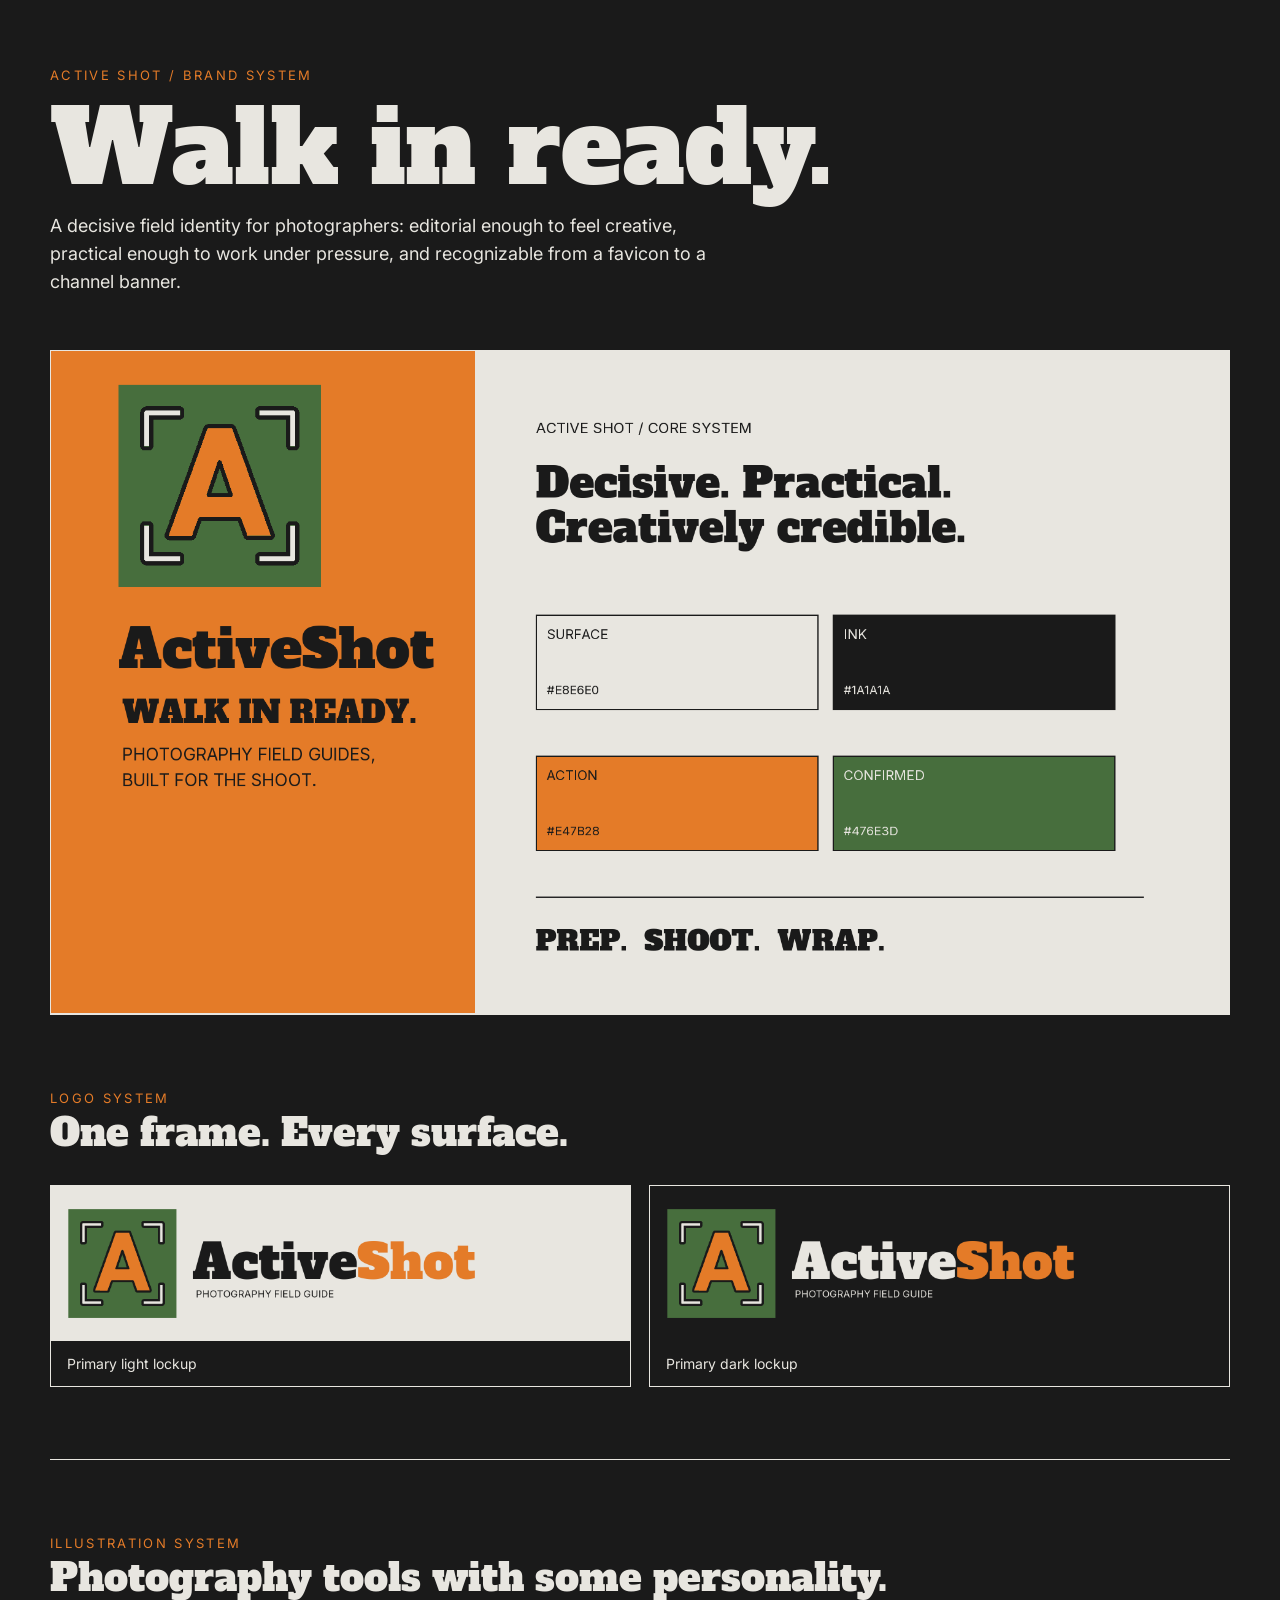
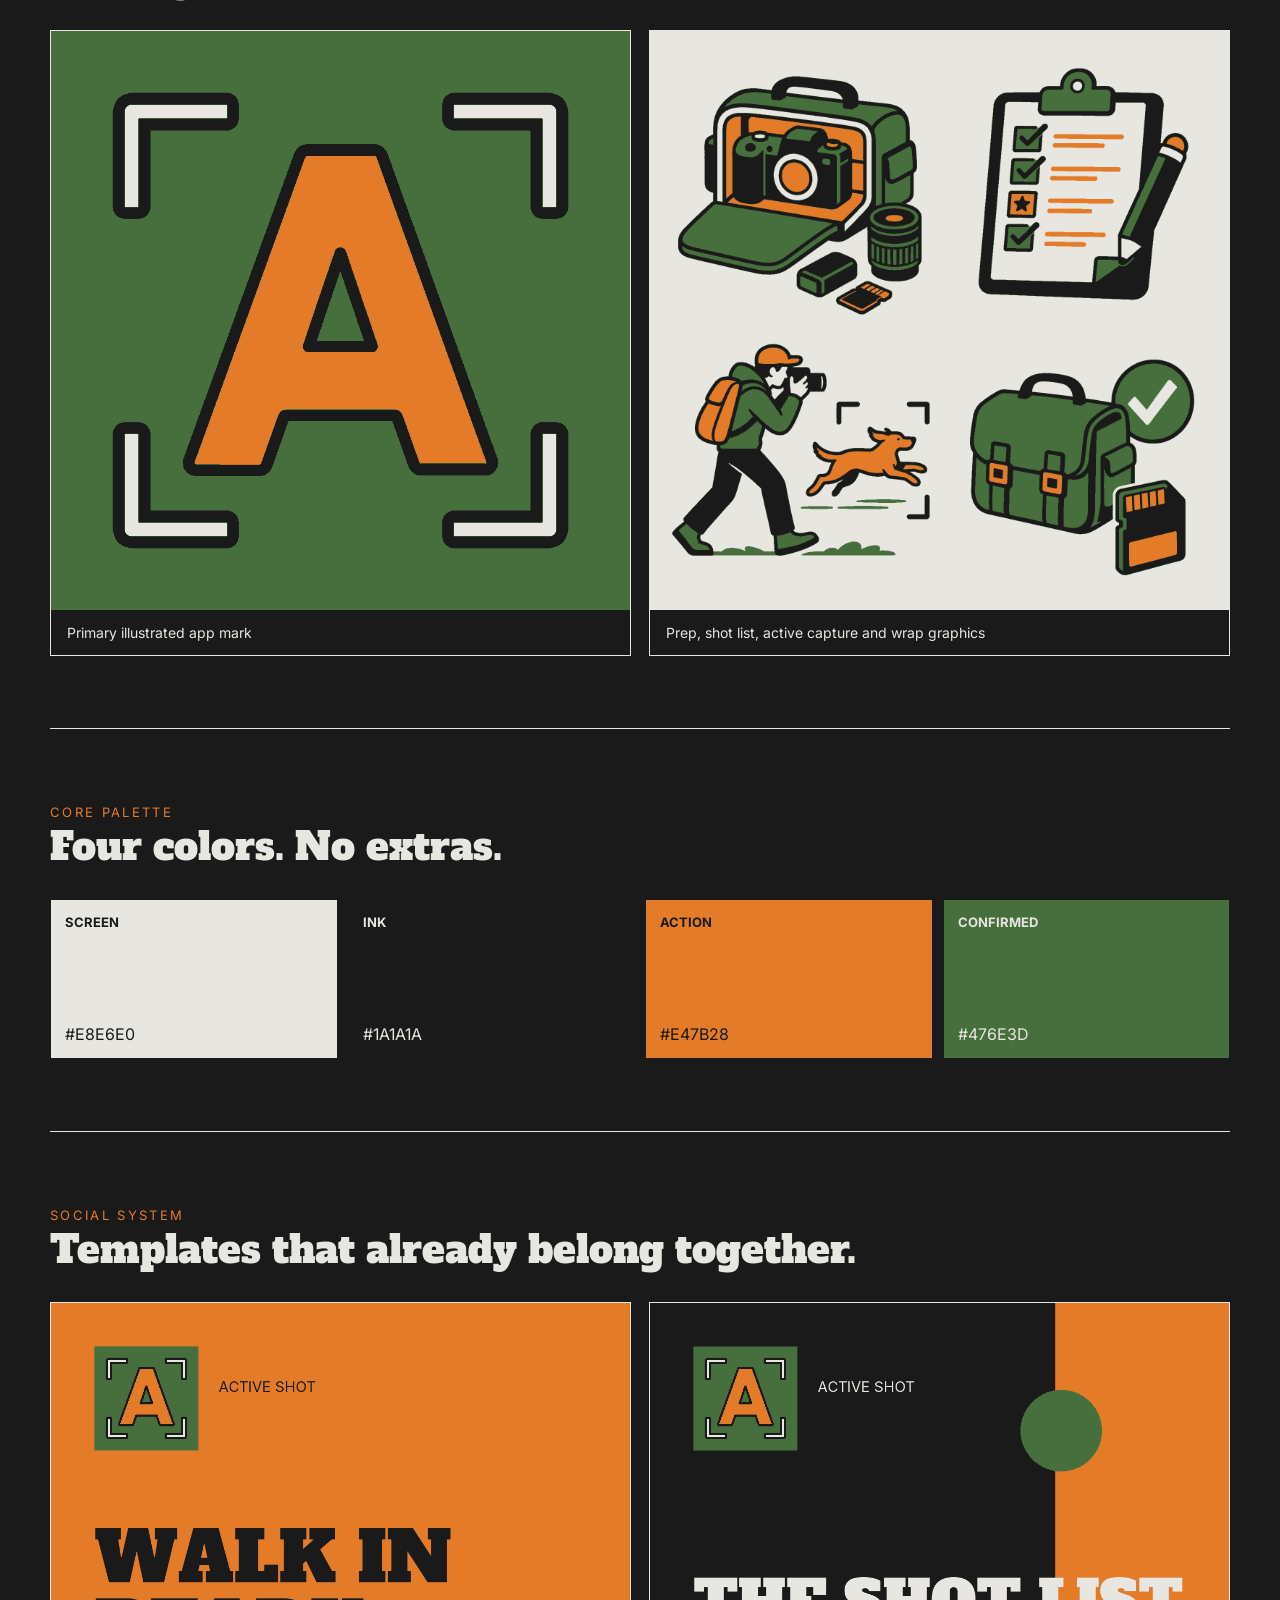
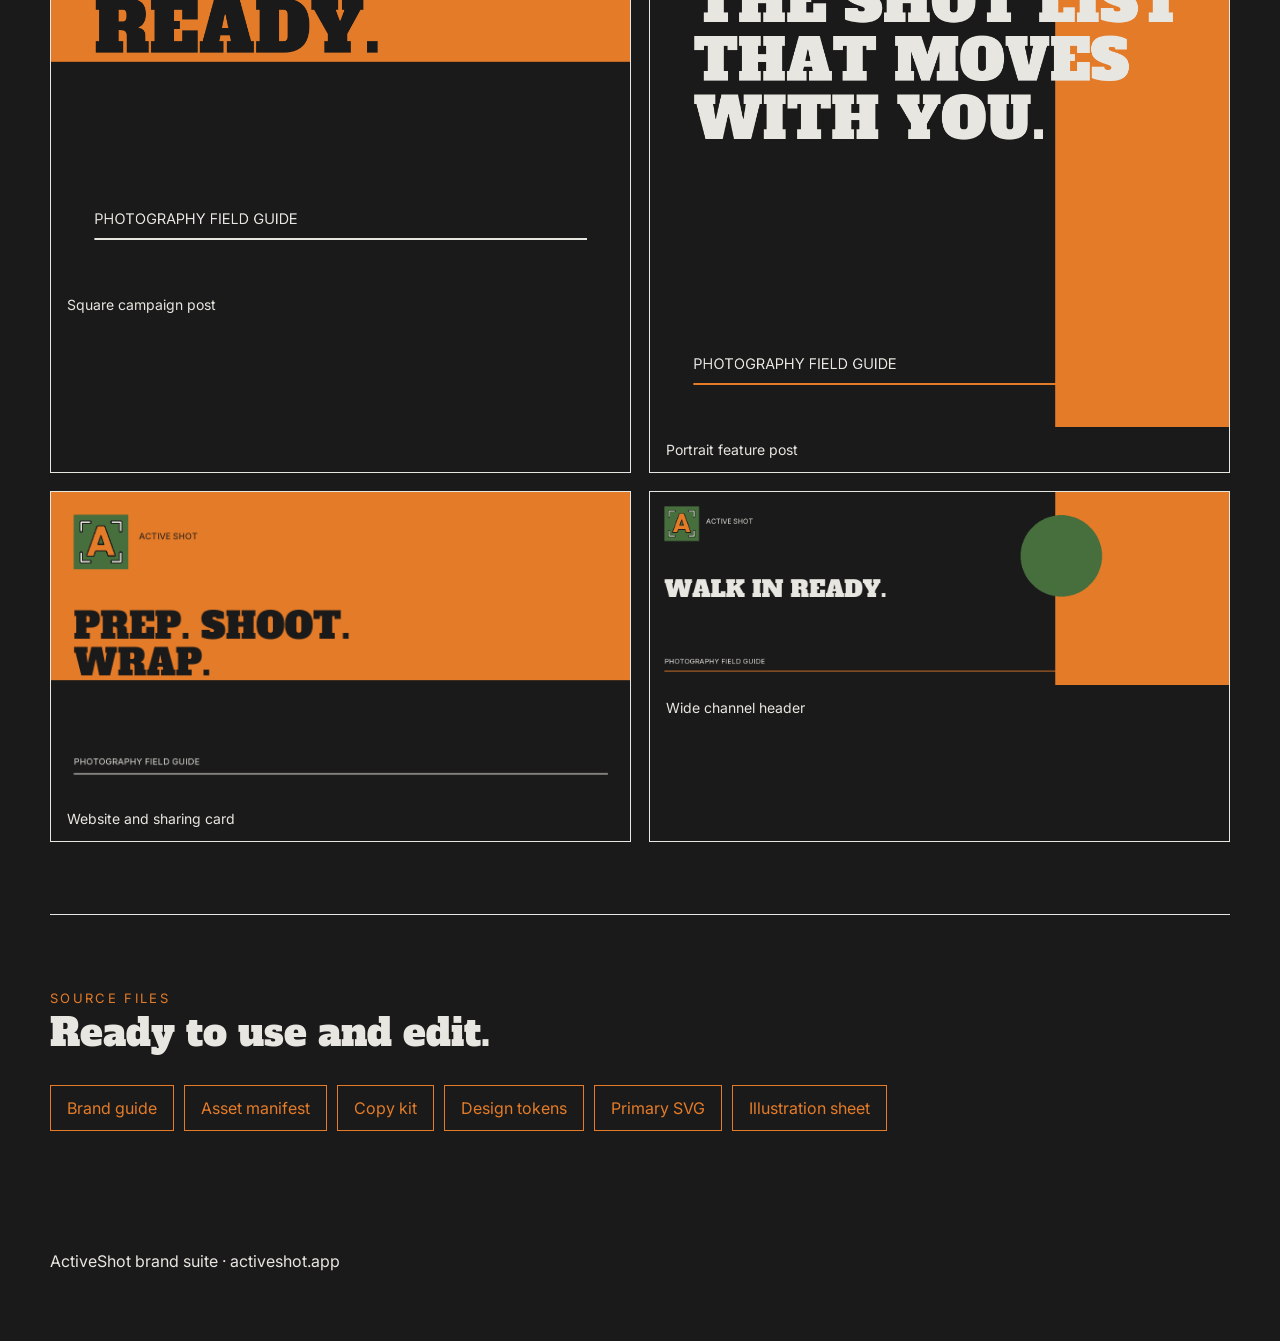
<file: brand/index.html>
<!doctype html>
<html lang="en">
<head>
  <meta charset="utf-8">
  <meta name="viewport" content="width=device-width,initial-scale=1">
  <title>ActiveShot Brand Suite</title>
  <style>
    @font-face{font-family:'Alfa Slab One';src:url(fonts/AlfaSlabOne-Regular.ttf)}
    @font-face{font-family:Inter;src:url(fonts/Inter-Variable.ttf)}
    :root{--orange:#e47b28;--ink:#1a1a1a;--moss:#476e3d;--paper:#e8e6e0}
    *{box-sizing:border-box}body{margin:0;background:var(--ink);color:var(--paper);font-family:Inter}header,main{width:min(1180px,calc(100% - 32px));margin:auto}header{padding:64px 0 36px}h1,h2{font-family:'Alfa Slab One';font-weight:400}h1{max-width:900px;margin:18px 0;font-size:clamp(46px,8vw,108px);line-height:.9}header p{max-width:680px;color:var(--paper);opacity:.68;font-size:18px;line-height:1.55}.eyebrow{color:var(--orange);font-size:13px;letter-spacing:.18em}.board{display:block;width:100%;border:1px solid var(--paper)}.section{padding:72px 0;border-top:1px solid var(--paper)}.section h2{margin:0 0 26px;font-size:38px}.logos,.social{display:grid;grid-template-columns:repeat(2,minmax(0,1fr));gap:18px}.card{overflow:hidden;border:1px solid var(--paper);background:var(--ink)}.card img{display:block;width:100%;height:auto}.card p{margin:0;padding:14px 16px;color:var(--paper);opacity:.68;font-size:14px}.colors{display:grid;grid-template-columns:repeat(4,1fr);gap:10px}.swatch{min-height:160px;padding:14px;border:1px solid var(--ink);display:flex;flex-direction:column;justify-content:space-between;color:var(--ink)}.swatch.dark{color:var(--paper)}.swatch strong{font-size:13px}.links{display:flex;flex-wrap:wrap;gap:10px}.links a{padding:12px 16px;border:1px solid var(--orange);color:var(--orange);text-decoration:none}.links a:hover{background:var(--orange);color:var(--ink)}footer{padding:48px 0 70px;color:var(--paper);opacity:.58}@media(max-width:760px){.logos,.social{grid-template-columns:1fr}.colors{grid-template-columns:repeat(2,1fr)}header{padding-top:36px}}
    header p,.card p,footer{opacity:1}
  </style>
</head>
<body>
  <header><span class="eyebrow">ACTIVE SHOT / BRAND SYSTEM</span><h1>Walk in ready.</h1><p>A decisive field identity for photographers: editorial enough to feel creative, practical enough to work under pressure, and recognizable from a favicon to a channel banner.</p></header>
  <main>
    <img class="board" src="active-shot-brand-board.png" alt="ActiveShot identity overview">
    <section class="section"><span class="eyebrow">LOGO SYSTEM</span><h2>One frame. Every surface.</h2><div class="logos"><div class="card"><img src="logos/png/activeshot-logo-horizontal-light.png" alt="ActiveShot logo on light"><p>Primary light lockup</p></div><div class="card"><img src="logos/png/activeshot-logo-horizontal-dark.png" alt="ActiveShot logo on dark"><p>Primary dark lockup</p></div></div></section>
    <section class="section"><span class="eyebrow">ILLUSTRATION SYSTEM</span><h2>Photography tools with some personality.</h2><div class="social"><div class="card"><img src="illustrations/png/activeshot-illustrated-mark-1024.png" alt="Illustrated ActiveShot camera and A mark"><p>Primary illustrated app mark</p></div><div class="card"><img src="illustrations/png/activeshot-illustration-sheet-1600.png" alt="ActiveShot Prep, On Set and Wrap illustration family"><p>Prep, shot list, active capture and wrap graphics</p></div></div></section>
    <section class="section"><span class="eyebrow">CORE PALETTE</span><h2>Four colors. No extras.</h2><div class="colors"><div class="swatch" style="background:#e8e6e0"><strong>SCREEN</strong><span>#E8E6E0</span></div><div class="swatch dark" style="background:#1a1a1a"><strong>INK</strong><span>#1A1A1A</span></div><div class="swatch" style="background:#e47b28"><strong>ACTION</strong><span>#E47B28</span></div><div class="swatch dark" style="background:#476e3d"><strong>CONFIRMED</strong><span>#476E3D</span></div></div></section>
    <section class="section"><span class="eyebrow">SOCIAL SYSTEM</span><h2>Templates that already belong together.</h2><div class="social"><div class="card"><img src="social/png/instagram-post-square-1080.png" alt="Square social template"><p>Square campaign post</p></div><div class="card"><img src="social/png/instagram-post-portrait-1080x1350.png" alt="Portrait social template"><p>Portrait feature post</p></div><div class="card"><img src="social/png/website-social-card-1200x630.png" alt="Website share card"><p>Website and sharing card</p></div><div class="card"><img src="social/png/x-header-1500x500.png" alt="Social profile header"><p>Wide channel header</p></div></div></section>
    <section class="section"><span class="eyebrow">SOURCE FILES</span><h2>Ready to use and edit.</h2><div class="links"><a href="brand-guide.md">Brand guide</a><a href="asset-manifest.md">Asset manifest</a><a href="copy/social-copy-kit.md">Copy kit</a><a href="tokens/active-shot.tokens.json">Design tokens</a><a href="logos/svg/activeshot-logo-horizontal-light.svg">Primary SVG</a><a href="illustrations/png/activeshot-illustration-sheet-1600.png">Illustration sheet</a></div></section>
    <footer>ActiveShot brand suite · activeshot.app</footer>
  </main>
</body>
</html>
</file>
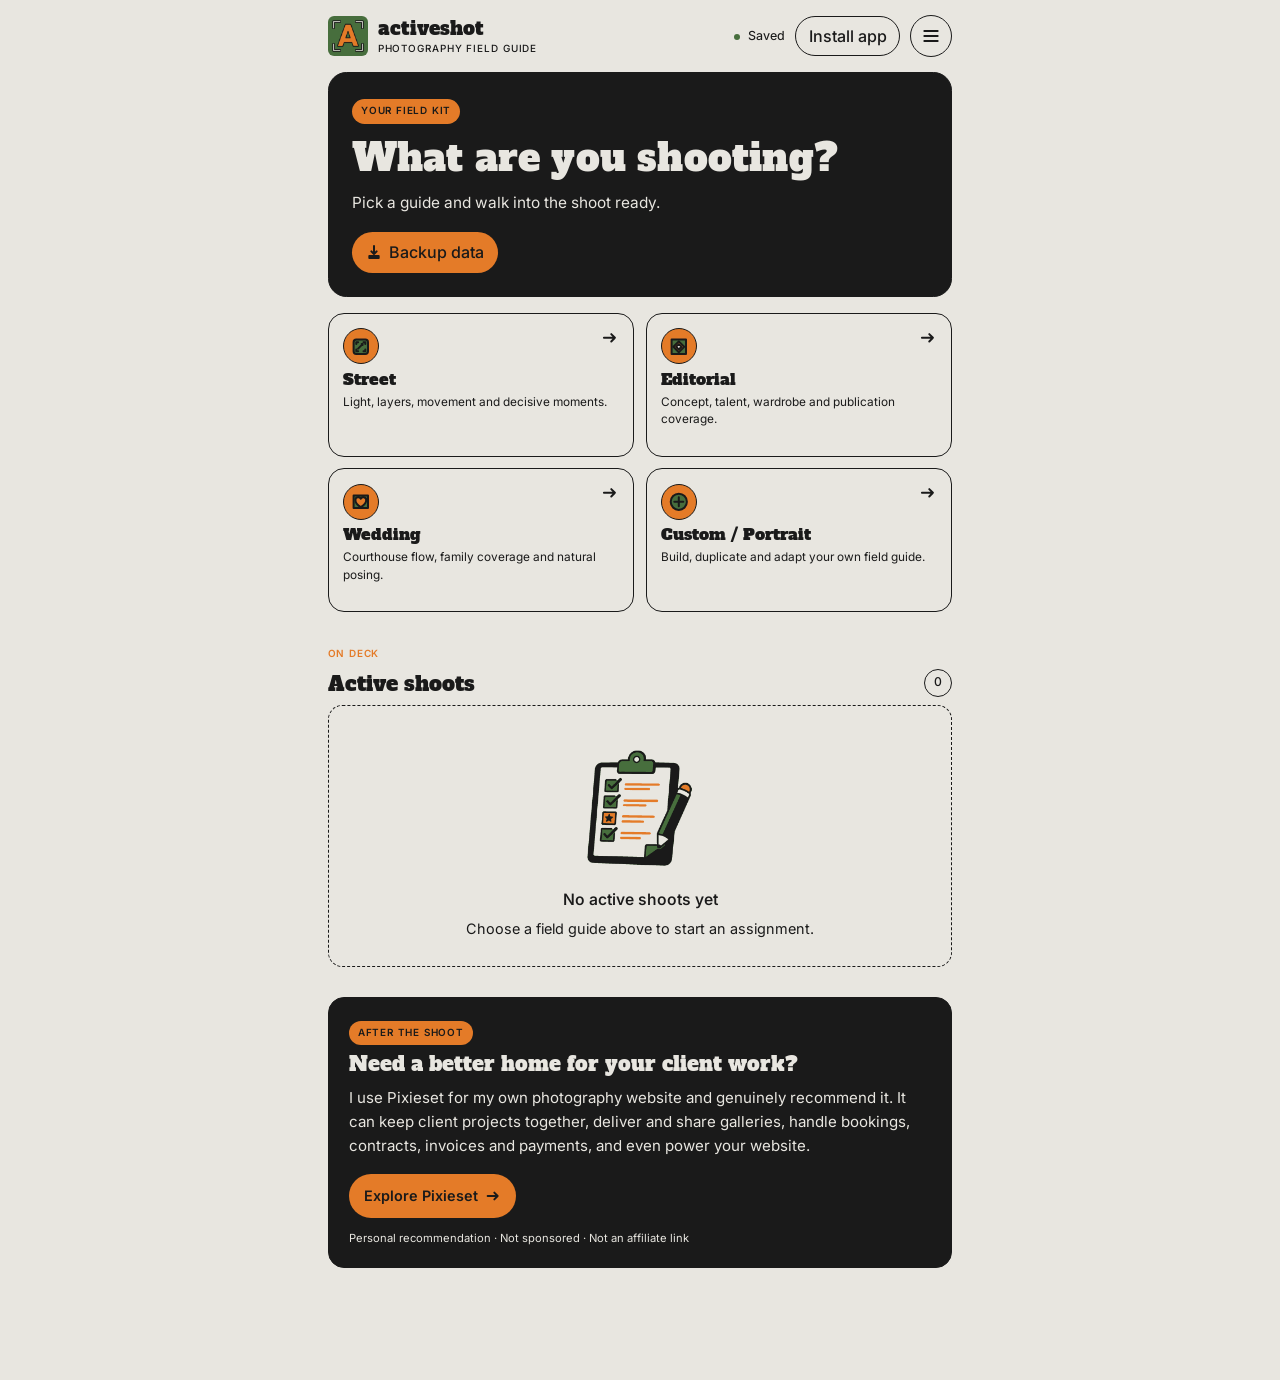
<file: docs/index.html>
<!doctype html>
<html lang="en">
<head>
  <meta charset="UTF-8">
  <meta name="viewport" content="width=device-width,initial-scale=1,viewport-fit=cover">
  <meta name="theme-color" content="#e47b28">
  <meta name="apple-mobile-web-app-capable" content="yes">
  <meta name="apple-mobile-web-app-status-bar-style" content="black-translucent">
  <meta name="apple-mobile-web-app-title" content="ActiveShot">
  <title>ActiveShot — Photography Field Guide</title>
  <meta name="description" content="Offline field guides and interactive shot lists for street, editorial, wedding and portrait photography.">
  <meta property="og:type" content="website">
  <meta property="og:site_name" content="ActiveShot">
  <meta property="og:title" content="ActiveShot — Photography Field Guide">
  <meta property="og:description" content="Build practical shot lists, keep must-get frames visible, and move through Prep, Shoot, and Wrap from any device.">
  <meta property="og:url" content="https://activeshot.app/">
  <meta property="og:image" content="https://activeshot.app/active-shot-social-card.png">
  <meta name="twitter:card" content="summary_large_image">
  <meta name="twitter:title" content="ActiveShot — Photography Field Guide">
  <meta name="twitter:description" content="Photography field guides built for the shoot. Walk in ready.">
  <meta name="twitter:image" content="https://activeshot.app/active-shot-social-card.png">
  <link rel="manifest" href="manifest.webmanifest">
  <link rel="apple-touch-icon" href="icon-180.png">
  <link rel="icon" href="icon-192.png" type="image/png">
  <link rel="stylesheet" href="roam.css?v=29">
  <script src="icons.js?v=29"></script>
</head>
<body>
  <header class="topbar">
    <div class="topbar-inner">
      <button id="homeButton" class="brand-button" aria-label="Return to shoots"><img class="brand-mark" src="illustrations/activeshot-illustrated-mark-1024.png" alt="" aria-hidden="true"><span><strong>activeshot</strong><small>photography field guide</small></span></button>
      <div class="header-actions"><span id="saveStatus" class="save-status"><i></i> Saved</span><button id="installButton" class="ghost-button">Install app</button><button id="moreButton" class="icon-button" aria-label="More options"><span data-icon="menu"></span></button></div>
    </div>
  </header>

  <main id="homeView" class="page home-view">
    <section class="home-heading"><div><span class="eyebrow">YOUR FIELD KIT</span><h1>What are you shooting?</h1><p>Pick a guide and walk into the shoot ready.</p></div><button id="backupButton" class="secondary-button"><span data-icon="download"></span><span>Backup data</span></button></section>
    <section id="typeGrid" class="type-grid" aria-label="New shoot types"></section>
    <section class="shoots-section"><div class="section-heading"><div><span class="eyebrow">ON DECK</span><h2>Active shoots</h2></div><span id="shootCount" class="count-pill">0</span></div><div id="shootList" class="shoot-list"></div></section>
    <section id="archiveSection" class="shoots-section hidden"><div class="section-heading"><div><span class="eyebrow">COMPLETED</span><h2>Archive</h2></div></div><div id="archiveList" class="shoot-list"></div></section>
    <section class="pixieset-cta"><span class="eyebrow">AFTER THE SHOOT</span><h2>Need a better home for your client work?</h2><p>I use Pixieset for my own photography website and genuinely recommend it. It can keep client projects together, deliver and share galleries, handle bookings, contracts, invoices and payments, and even power your website.</p><a href="https://pixieset.com/" target="_blank" rel="noopener noreferrer">Explore Pixieset <span data-icon="arrowRight"></span></a><small>Personal recommendation · Not sponsored · Not an affiliate link</small></section>
  </main>

  <main id="guideView" class="page guide-view hidden">
    <section class="assignment-card">
      <div class="assignment-top"><button id="backButton" class="back-button"><span data-icon="back"></span><span>Shoots</span></button><span id="modePill" class="mode-pill"></span><button id="guideMenuButton" class="icon-button" aria-label="Guide options"><span data-icon="menu"></span></button></div>
      <div class="title-row"><div><span id="guideEyebrow" class="eyebrow"></span><input id="shootName" class="shoot-name" aria-label="Shoot name"></div><div class="progress-ring" id="progressRing"><strong id="progressPercent">0%</strong></div></div>
      <div class="meta-grid"><label><span>Date / time</span><span class="date-field-frame"><input id="shootDate" type="datetime-local"></span></label><label><span>Location</span><input id="shootLocation" placeholder="Location or meeting point"></label><label><span>People / subject</span><input id="shootPeople" placeholder="Client, model, couple or subject"></label></div>
      <textarea id="shootBrief" class="brief" placeholder="Creative brief, must-haves, sensitivities, access notes…"></textarea>
      <div class="progress-line"><span id="progressCount">0 / 0 complete</span><span id="mustCount" class="must-count"><span data-icon="star"></span><span>0 must-get left</span></span><div class="progress"><i id="progressBar"></i></div></div>
    </section>

    <div id="stageTabs" class="stage-tabs" role="tablist"><button class="active" data-stage="all">All</button><button data-stage="prep">Prep</button><button data-stage="onset">On Set</button><button data-stage="wrap">Wrap</button></div>
    <nav id="sectionNav" class="shortcuts" aria-label="Guide sections"></nav>
    <div class="view-actions"><button id="quickToggle" class="primary-button"><span data-icon="play"></span><span>Start On Set mode</span></button><button id="addSectionButton" class="secondary-button hidden"><span data-icon="add"></span><span>Add section</span></button></div>
    <div id="guideSections" class="guide-sections"></div>
    <section id="quickReference" class="quick-reference"></section>
    <section class="pixieset-cta"><span class="eyebrow">AFTER THE SHOOT</span><h2>Ready to deliver the work?</h2><p>I use Pixieset for my own photography website and genuinely recommend it for organizing client projects, sharing galleries, booking, contracts, invoices and payments.</p><a href="https://pixieset.com/" target="_blank" rel="noopener noreferrer">Check out Pixieset <span data-icon="arrowRight"></span></a><small>Personal recommendation · Not sponsored · Not an affiliate link</small></section>
  </main>

  <div id="bottomBar" class="bottom-bar hidden"><button id="bottomBack" aria-label="Back to shoots"><span data-icon="back"></span></button><div><strong id="bottomTitle"></strong><span id="bottomProgress"></span></div><button id="bottomQuick">Quick</button></div>

  <dialog id="newShootDialog"><form method="dialog" id="newShootForm"><button type="button" class="dialog-close" data-close="newShootDialog" aria-label="Close"><span data-icon="close"></span></button><span id="dialogType" class="mode-pill"></span><h2>New assignment</h2><label><span>Name</span><input id="newShootName" required placeholder="Give this shoot a name"></label><label><span>Date</span><span class="date-field-frame"><input id="newShootDate" type="datetime-local"></span></label><label><span>Location</span><input id="newShootLocation" placeholder="Optional"></label><div class="dialog-actions"><button type="button" data-close="newShootDialog" class="secondary-button">Cancel</button><button id="createShootButton" value="default" class="primary-button">Create guide</button></div></form></dialog>

  <dialog id="menuDialog"><form method="dialog"><button class="dialog-close" value="cancel" aria-label="Close"><span data-icon="close"></span></button><h2 id="menuTitle">App options</h2><div id="menuActions" class="menu-actions"></div></form></dialog>
  <dialog id="itemDialog"><form method="dialog" id="itemForm"><button type="button" class="dialog-close" data-close="itemDialog" aria-label="Close"><span data-icon="close"></span></button><h2 id="itemDialogTitle">Add checklist item</h2><label><span>Item</span><input id="newItemText" required placeholder="What needs to be captured?"></label><label><span>Photographer prompt or note</span><textarea id="newItemPrompt" placeholder="Optional direction or reminder"></textarea></label><div class="dialog-actions"><button type="button" data-close="itemDialog" class="secondary-button">Cancel</button><button value="default" class="primary-button">Add item</button></div></form></dialog>
  <dialog id="focusDialog" class="focus-dialog"><div class="focus-shell"><header><button id="focusClose" class="back-button"><span data-icon="close"></span><span>Exit</span></button><span id="focusPosition"></span><button id="focusStar" class="focus-star"><span data-icon="star"></span><span>Must get</span></button></header><div class="focus-media"><img id="focusImage" class="hidden" alt="Shot reference"><button id="focusAddImage" class="reference-empty"><span data-icon="image"></span><span>Add reference image</span></button></div><span id="focusSection" class="eyebrow"></span><h2 id="focusTitle"></h2><div id="focusPrompt" class="focus-prompt"></div><textarea id="focusNote" placeholder="Fast note for this shot…"></textarea><div class="focus-next"><small>UP NEXT</small><strong id="focusNext">End of list</strong></div><div class="focus-actions"><button id="focusPrevious" class="secondary-button"><span data-icon="back"></span><span>Previous</span></button><button id="focusComplete" class="primary-button"><span>Complete &amp; next</span><span data-icon="arrowRight"></span></button></div></div></dialog>
  <input id="importInput" type="file" accept="application/json" hidden><input id="referenceInput" type="file" accept="image/*" hidden>

  <div id="toast" class="toast" role="status" aria-live="polite"></div>
  <script src="templates.js?v=29"></script>
  <script src="app.js?v=29"></script>
</body>
</html>
</file>
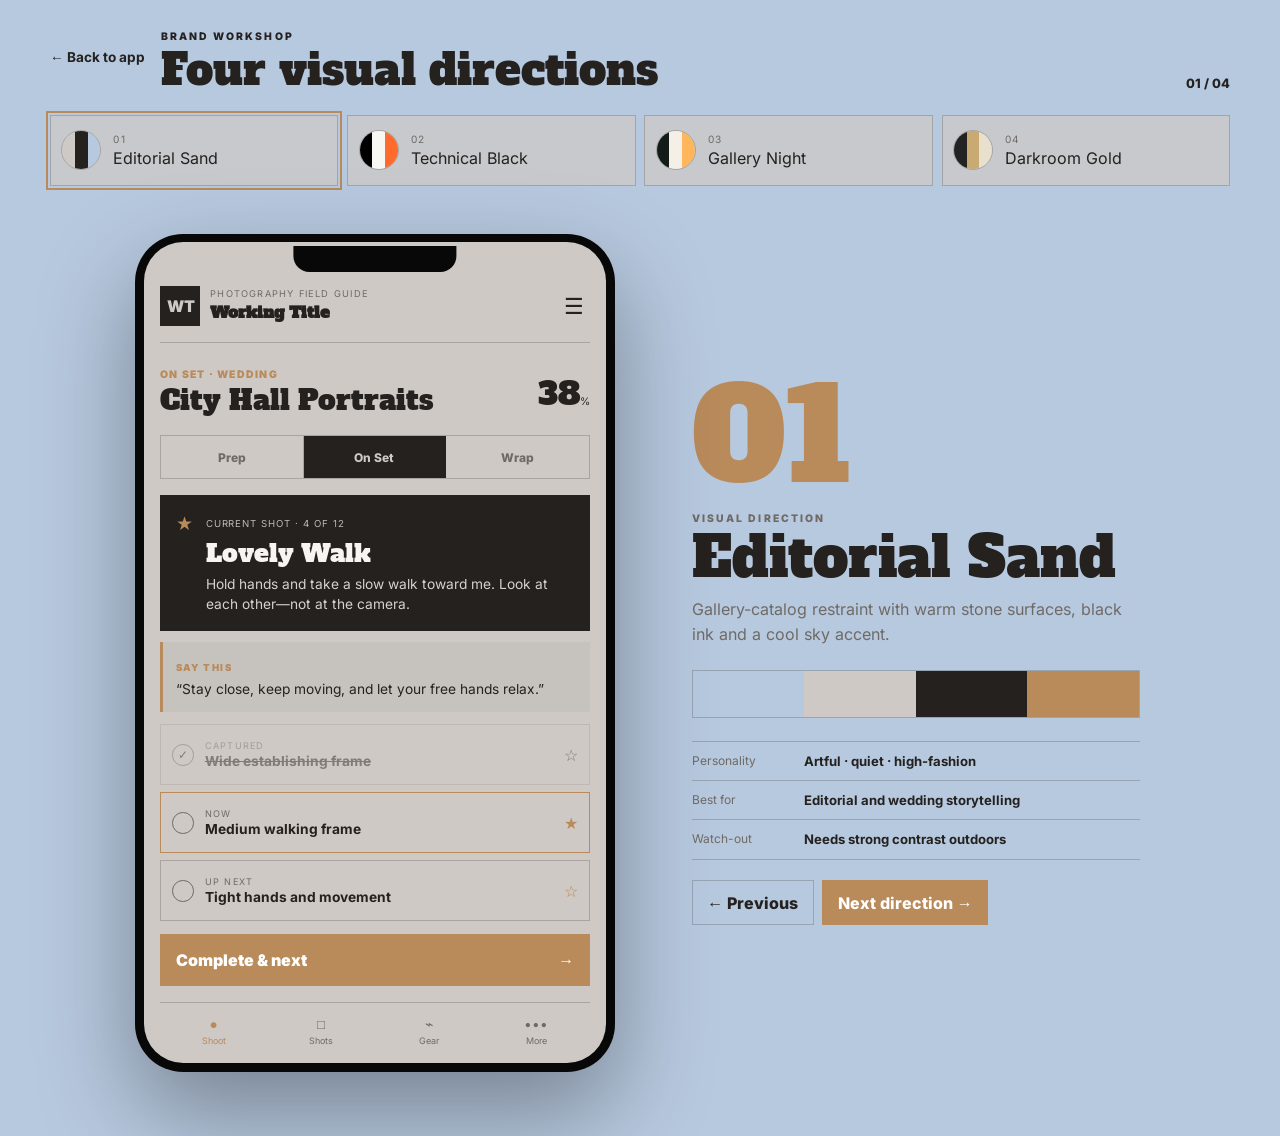
<file: docs/samples.html>
<!doctype html>
<html lang="en">
<head>
  <meta charset="UTF-8">
  <meta name="viewport" content="width=device-width,initial-scale=1,viewport-fit=cover">
  <meta name="theme-color" content="#111512">
  <title>ActiveShot — Visual Direction Samples</title>
  <meta name="description" content="Four interactive visual directions for the photography field guide.">
  <link rel="stylesheet" href="samples.css?v=9">
</head>
<body data-theme="editorial">
  <header class="lab-header">
    <a href="./">← Back to app</a>
    <div><small>BRAND WORKSHOP</small><h1>Four visual directions</h1></div>
    <span class="sample-count">01 / 04</span>
  </header>

  <nav class="theme-picker" aria-label="Choose a visual direction">
    <button class="active" data-set-theme="editorial"><i><b></b><b></b><b></b></i><span><small>01</small>Editorial Sand</span></button>
    <button data-set-theme="technical"><i><b></b><b></b><b></b></i><span><small>02</small>Technical Black</span></button>
    <button data-set-theme="gallery"><i><b></b><b></b><b></b></i><span><small>03</small>Gallery Night</span></button>
    <button data-set-theme="darkroom"><i><b></b><b></b><b></b></i><span><small>04</small>Darkroom Gold</span></button>
  </nav>

  <main class="preview-stage">
    <section class="phone" aria-label="Interactive app sample">
      <div class="phone-screen">
        <header class="app-head"><button class="mark" aria-label="Home"><span>WT</span></button><div><small>PHOTOGRAPHY FIELD GUIDE</small><strong>Working Title</strong></div><button class="menu" aria-label="Menu">☰</button></header>
        <div class="assignment-head"><div><span class="stage-label">ON SET · WEDDING</span><h2>City Hall Portraits</h2></div><div class="progress"><strong>38</strong><small>%</small></div></div>
        <nav class="phase-tabs"><button>Prep</button><button class="active">On Set</button><button>Wrap</button></nav>
        <section class="must-card"><span class="must-star">★</span><div><small>CURRENT SHOT · 4 OF 12</small><h3>Lovely Walk</h3><p>Hold hands and take a slow walk toward me. Look at each other—not at the camera.</p></div></section>
        <div class="script"><small>SAY THIS</small><p>“Stay close, keep moving, and let your free hands relax.”</p></div>
        <div class="shot-list">
          <button class="shot done"><span class="check">✓</span><div><small>CAPTURED</small><strong>Wide establishing frame</strong></div><span>☆</span></button>
          <button class="shot current"><span class="check"></span><div><small>NOW</small><strong>Medium walking frame</strong></div><span class="toggle-star">★</span></button>
          <button class="shot"><span class="check"></span><div><small>UP NEXT</small><strong>Tight hands and movement</strong></div><span class="toggle-star">☆</span></button>
        </div>
        <button class="next-button">Complete &amp; next <span>→</span></button>
        <footer class="app-nav"><button class="active">●<small>Shoot</small></button><button>□<small>Shots</small></button><button>⌁<small>Gear</small></button><button>•••<small>More</small></button></footer>
      </div>
    </section>

    <aside class="direction-notes">
      <span class="direction-number">01</span>
      <small class="direction-kicker">VISUAL DIRECTION</small>
      <h2>Editorial Sand</h2>
      <p class="direction-copy">Gallery-catalog restraint with warm stone surfaces, black ink and a cool sky accent.</p>
      <div class="palette"><span></span><span></span><span></span><span></span></div>
      <dl><div><dt>Personality</dt><dd>Artful · quiet · high-fashion</dd></div><div><dt>Best for</dt><dd>Editorial and wedding storytelling</dd></div><div><dt>Watch-out</dt><dd>Needs strong contrast outdoors</dd></div></dl>
      <div class="direction-nav"><button id="previousTheme">← Previous</button><button id="nextTheme">Next direction →</button></div>
    </aside>
  </main>
  <script src="samples.js?v=9"></script>
</body>
</html>
</file>
<file: docs/roam.css>
@font-face { font-family: "Alfa Slab One"; src: url("fonts/alfa-slab-one.woff2") format("woff2"); font-style: normal; font-weight: 400; font-display: swap; }
@font-face { font-family: "Inter"; src: url("fonts/inter-latin.woff2") format("woff2"); font-style: normal; font-weight: 100 900; font-display: swap; }

:root {
  color-scheme: dark;
  --safe-top: env(safe-area-inset-top, 0px);
  --charcoal: #1a1a1a;
  --gold: #e47b28;
  --olive: #476e3d;
  --gray: #1a1a1a;
  --paper: #e8e6e0;
  --cream: #e8e6e0;
  --white: #e8e6e0;
  --rule: #1a1a1a;
  --gold-rule: #1a1a1a;
  --font-ui: "Inter";
  --font-mark: "Alfa Slab One";
  font-size: 16px;
}

* { box-sizing: border-box; }
html { scroll-behavior: smooth; background: var(--olive); }
body {
  min-height: 100vh;
  margin: 0;
  background: var(--olive);
  color: var(--paper);
  font-family: var(--font-ui);
  font-weight: 400;
  letter-spacing: -.005em;
  -webkit-font-smoothing: antialiased;
  -moz-osx-font-smoothing: grayscale;
  text-rendering: optimizeLegibility;
  font-synthesis: none;
}
button, input, textarea { font: inherit; font-weight: 400; -webkit-tap-highlight-color: transparent; }
button { cursor: pointer; }
.hidden { display: none !important; }

.topbar { position: sticky; top: 0; z-index: 20; background: transparent; }
.topbar-inner {
  display: flex;
  align-items: center;
  justify-content: space-between;
  width: min(100%, 660px);
  min-height: 4.75rem;
  margin: auto;
  padding: max(.95rem, env(safe-area-inset-top)) 1.25rem .9rem;
  border-bottom: 1px solid var(--olive);
  background: var(--gold);
}
.brand-button { display: flex; align-items: center; gap: .72rem; min-width: 0; padding: 0; border: 0; background: none; color: var(--charcoal); text-align: left; }
.brand-mark { width: 1.15rem; height: 1.55rem; flex: none; border-radius: 0 100% 100% 100%; background: var(--olive); transform: rotate(45deg); }
.brand-button strong { display: block; color: var(--charcoal); font-family: var(--font-mark); font-size: 1.28rem; font-weight: 400; line-height: .95; letter-spacing: -.045em; }
.brand-button small { display: block; margin-top: .32rem; color: var(--olive); font-size: .68rem; font-weight: 500; line-height: 1; letter-spacing: .12em; text-transform: uppercase; }
.header-actions { display: flex; align-items: center; gap: .6rem; }
.save-status { color: var(--olive); font-size: .78rem; font-weight: 400; }
.save-status i { display: inline-block; width: .4rem; height: .4rem; margin-right: .3rem; border-radius: 50%; background: var(--olive); }
.save-status.saving i { background: var(--gold); }
.icon-button, .ghost-button, .secondary-button, .primary-button, .back-button {
  min-height: 2.65rem;
  border-radius: 0;
  font-weight: 500;
}
.icon-button { width: 2.65rem; border: 1px solid var(--charcoal); background: transparent; color: var(--charcoal); font-size: 1.12rem; }
.ghost-button, .secondary-button, .back-button { padding: 0 .9rem; border: 1px solid var(--rule); background: transparent; color: var(--paper); }
.primary-button { padding: 0 1rem; border: 1px solid var(--gold); background: var(--gold); color: var(--charcoal); }

.page { width: min(100%, 660px); min-height: calc(100vh - 4.75rem); margin: auto; padding: 0 1.25rem 7rem; background: var(--charcoal); }
.home-heading { position: relative; display: flex; align-items: flex-end; justify-content: space-between; gap: 1rem; padding: 3.55rem 0 1.65rem; border-bottom: 1px solid var(--rule); }
.home-heading::before { content: ""; position: absolute; top: .95rem; left: 50%; width: 1.05rem; height: 1.4rem; border-radius: 0 100% 100% 100%; background: var(--gold); transform: translateX(-50%) rotate(45deg); }
.eyebrow { display: block; color: var(--gold); font-size: .7rem; font-weight: 500; line-height: 1.2; letter-spacing: .16em; text-transform: uppercase; }
.home-heading h1 { margin: .45rem 0 .35rem; color: var(--paper); font-size: 1.46rem; font-weight: 450; line-height: 1.12; letter-spacing: -.025em; }
.home-heading p { margin: 0; color: var(--gray); font-size: 1rem; line-height: 1.55; }
.home-heading .secondary-button { border-color: var(--gold); color: var(--gold); }

.type-grid { display: block; margin: 0 -1.25rem; background: var(--gold); }
.type-card { display: grid; grid-template-columns: 1fr auto; align-items: center; width: 100%; min-height: 4.05rem; padding: .75rem 1.25rem; border: 0; border-bottom: 1px solid var(--olive); border-radius: 0; background: var(--gold); color: var(--charcoal); text-align: left; }
.type-card:hover, .type-card:active { background: var(--gold); }
.type-icon, .type-card::before { display: none; }
.type-copy { display: block; margin: 0; }
.type-copy strong { display: block; color: var(--charcoal); font-size: .86rem; font-weight: 500; letter-spacing: .035em; text-transform: uppercase; }
.type-copy small { display: none; }
.type-arrow { position: static; color: var(--charcoal); font-size: .95rem; font-weight: 400; }

.shoots-section { margin-top: 2.35rem; }
.section-heading { display: flex; align-items: flex-end; justify-content: space-between; margin: 0; padding-bottom: .65rem; border-bottom: 1px solid var(--rule); }
.section-heading h2 { margin: .28rem 0 0; color: var(--paper); font-size: 1.15rem; font-weight: 450; letter-spacing: -.015em; }
.count-pill { display: grid; min-width: 1.75rem; height: 1.75rem; place-items: center; border: 1px solid var(--gold-rule); color: var(--gold); font-size: .76rem; }
.shoot-list { display: block; }
.shoot-card { display: flex; align-items: center; width: 100%; min-height: 4.55rem; padding: .72rem 0; border: 0; border-bottom: 1px solid var(--rule); background: transparent; color: var(--paper); text-align: left; }
.shoot-mode { display: grid; width: 2.35rem; height: 2.35rem; flex: none; place-items: center; border: 1px solid var(--gold-rule); color: var(--gold); }
.shoot-copy { min-width: 0; flex: 1; margin-left: .8rem; }
.shoot-copy small, .shoot-copy strong, .shoot-copy span { display: block; overflow: hidden; text-overflow: ellipsis; white-space: nowrap; }
.shoot-copy small { color: var(--gold); font-size: .68rem; font-weight: 500; letter-spacing: .08em; text-transform: uppercase; }
.shoot-copy strong { margin: .2rem 0; font-size: .98rem; font-weight: 450; }
.shoot-copy span { color: var(--gray); font-size: .8rem; }
.shoot-progress { width: 4rem; margin-left: .8rem; text-align: right; }
.shoot-progress b { font-size: .78rem; font-weight: 500; }
.shoot-progress i { display: block; height: 2px; margin-top: .4rem; background: var(--olive); }
.shoot-progress em { display: block; height: 100%; background: var(--gold); }
.empty-state { padding: 2.25rem 0; border-bottom: 1px solid var(--rule); color: var(--gray); text-align: left; }
.empty-state span { display: none; }
.empty-state strong { display: block; margin-bottom: .35rem; color: var(--paper); font-size: .98rem; font-weight: 450; }
.empty-state p { margin: 0; font-size: .9rem; }

.pixieset-cta { margin-top: 2.8rem; padding: 1.35rem 0 1.5rem; border-top: 1px solid var(--gold); border-bottom: 1px solid var(--rule); }
.pixieset-cta h2 { margin: .42rem 0 .6rem; color: var(--paper); font-size: 1.17rem; font-weight: 450; letter-spacing: -.015em; }
.pixieset-cta p { margin: 0; color: var(--gray); font-size: 1rem; line-height: 1.6; }
.pixieset-cta a { display: inline-flex; min-height: 2.75rem; align-items: center; gap: .45rem; margin-top: 1rem; padding: 0 .95rem; background: var(--gold); color: var(--charcoal); font-size: .9rem; font-weight: 500; text-decoration: none; }
.pixieset-cta small { display: block; margin-top: .72rem; color: var(--gray); font-size: .7rem; font-weight: 400; }

body:has(.guide-view:not(.hidden)) .topbar-inner { border-bottom-color: var(--rule); background: var(--charcoal); }
body:has(.guide-view:not(.hidden)) .brand-button strong { color: var(--paper); }
body:has(.guide-view:not(.hidden)) .brand-button small { color: var(--gray); }
body:has(.guide-view:not(.hidden)) .brand-mark { background-color: var(--paper); }
body:has(.guide-view:not(.hidden)) .save-status, body:has(.guide-view:not(.hidden)) .icon-button { color: var(--paper); }
body:has(.guide-view:not(.hidden)) .save-status i { background: var(--gold); }
body:has(.guide-view:not(.hidden)) .icon-button { border-color: var(--rule); }

.guide-view { padding-top: 0; }
.assignment-card { position: relative; margin: 0 -1.25rem; padding: 4.05rem 1.25rem 1.35rem; border-bottom: 1px solid var(--rule); background: var(--charcoal); }
.assignment-card::before { content: ""; position: absolute; top: 1rem; left: 50%; width: 1.05rem; height: 1.4rem; border-radius: 0 100% 100% 100%; background: var(--gold); transform: translateX(-50%) rotate(45deg); }
.assignment-top { display: flex; align-items: center; gap: .6rem; padding-bottom: .75rem; border-bottom: 1px solid var(--rule); }
.assignment-top .icon-button { margin-left: auto; border-color: var(--rule); color: var(--paper); }
.mode-pill { display: inline-flex; min-height: 2rem; align-items: center; padding: 0 .7rem; border: 1px solid var(--gold-rule); color: var(--gold); font-size: .72rem; font-weight: 500; letter-spacing: .04em; text-transform: uppercase; }
.title-row { display: flex; align-items: center; gap: 1rem; margin-top: 1.15rem; }
.title-row > div:first-child { min-width: 0; flex: 1; }
.shoot-name { width: 100%; height: auto; margin-top: .25rem; padding: 0; border: 0; background: transparent; color: var(--paper); font-size: 1.8rem; font-weight: 450; line-height: 1.15; letter-spacing: -.03em; outline: none; }
.progress-ring { position: relative; display: grid; width: 3.55rem; height: 3.55rem; flex: none; place-items: center; border-radius: 50%; background: conic-gradient(var(--gold) var(--progress), var(--olive) 0); }
.progress-ring::after { content: ""; position: absolute; inset: .25rem; border-radius: 50%; background: var(--charcoal); }
.progress-ring strong { position: relative; z-index: 1; font-size: .76rem; font-weight: 500; }
.meta-grid { display: grid; grid-template-columns: minmax(0, 1fr); gap: .65rem; min-width: 0; margin-top: 1.1rem; }
.meta-grid > label { display: block; min-width: 0; }
.meta-grid label > span { display: block; margin-bottom: .25rem; color: var(--gold); font-size: .7rem; font-weight: 500; letter-spacing: .09em; text-transform: uppercase; }
input, textarea { width: 100%; min-width: 0; max-width: 100%; border: 0; border-bottom: 1px solid var(--charcoal); border-radius: 0; background: transparent; color: var(--paper); font-size: 1rem; outline: none; }
input { height: 2.9rem; padding: 0 .65rem; }
input[type="datetime-local"] { display: block; inline-size: 100%; min-inline-size: 0; max-inline-size: 100%; }
.date-field-frame {
  display: block;
  width: 100%;
  min-width: 0;
  height: 2.9rem;
  margin: 0;
  overflow: hidden;
  border: 1px solid var(--charcoal);
  border-radius: .65rem;
  background: var(--paper);
  color: var(--charcoal);
  font-size: 1rem;
  letter-spacing: 0;
  text-transform: none;
}
.date-field-frame:focus-within { box-shadow: 0 0 0 2px var(--gold); }
.date-field-frame input {
  width: 100% !important;
  min-width: 0 !important;
  max-width: 100% !important;
  height: 100%;
  margin: 0;
  border: 0;
  border-radius: 0;
  background: transparent;
  box-shadow: none;
}
textarea { min-height: 5rem; padding: .7rem .65rem; resize: vertical; }
input:focus, textarea:focus { border-color: var(--gold); }
::placeholder { color: var(--gray); }
.brief { margin-top: .75rem; }
.progress-line { display: flex; flex-wrap: wrap; align-items: center; gap: .7rem; margin-top: .75rem; color: var(--gray); font-size: .74rem; }
.must-count { margin-left: auto; color: var(--gold); white-space: nowrap; }
.progress-line .progress { order: 3; flex-basis: 100%; }
.progress { height: 2px; background: var(--olive); }
.progress i { display: block; width: 0; height: 100%; background: var(--gold); }

.stage-tabs { position: sticky; top: 4.75rem; z-index: 10; display: grid; grid-template-columns: repeat(4,1fr); gap: 1px; margin: 0 -1.25rem; background: var(--olive); }
.stage-tabs button { min-height: 2.85rem; border: 0; background: var(--gold); color: var(--charcoal); font-size: .73rem; font-weight: 500; letter-spacing: .055em; text-transform: uppercase; }
.stage-tabs button.active { background: var(--olive); color: var(--paper); }
.shortcuts { display: flex; flex-wrap: wrap; gap: .45rem; min-width: 0; margin: .85rem -1.25rem 0; padding: 0 1.25rem .2rem; overflow: visible; }
.shortcuts::-webkit-scrollbar { display: none; }
.shortcuts button { min-height: 2.4rem; max-width: 100%; flex: none; padding: .45rem .85rem; border: 0; border-bottom: 1px solid var(--gold); background: transparent; color: var(--paper); font-size: .8rem; font-weight: 400; line-height: 1.25; white-space: normal; }
.view-actions { display: flex; gap: .5rem; margin-top: .8rem; }

.guide-sections { display: grid; gap: 0; margin: .9rem -1.25rem 0; border-top: 1px solid var(--rule); }
.guide-section { scroll-margin-top: 6rem; overflow: hidden; border-bottom: 1px solid var(--rule); background: var(--charcoal); }
.guide-section summary { display: flex; min-height: 4.1rem; align-items: center; padding: .78rem 1.25rem; cursor: pointer; list-style: none; }
.guide-section summary::-webkit-details-marker { display: none; }
.guide-section[open] summary { border-bottom: 1px solid var(--gold-rule); }
.section-icon { display: grid; width: 2.25rem; height: 2.25rem; flex: none; place-items: center; margin-right: .7rem; border: 1px solid var(--gold-rule); border-radius: 50%; color: var(--gold); font-size: .95rem; font-weight: 400; }
.section-title { min-width: 0; flex: 1; }
.section-title small { display: block; color: var(--gold); font-size: .65rem; font-weight: 500; letter-spacing: .14em; text-transform: uppercase; }
.section-title strong { display: block; margin-top: .18rem; color: var(--paper); font-size: 1rem; font-weight: 450; }
.section-count, .chevron { color: var(--gray); font-size: .73rem; font-weight: 400; }
.section-count { margin-right: .55rem; }
.chevron { transition: transform .2s; }
.guide-section[open] .chevron { transform: rotate(180deg); }
.section-body { padding: 1rem 1.25rem 1.25rem; }
.intro { margin: 0 0 .8rem; color: var(--gray); font-size: 1rem; line-height: 1.6; }
.check-grid { display: grid; grid-template-columns: 1fr; }
.check-row-wrap { display: flex; min-width: 0; min-height: 3.35rem; align-items: stretch; border-bottom: 1px solid var(--charcoal); background: transparent; }
.check-row-wrap.dragging { outline: 2px solid var(--gold); }
.check-row { display: flex; min-width: 0; flex: 1; align-items: center; padding: .55rem .65rem; color: var(--paper); cursor: pointer; }
.check-row input, .quick-row input { appearance: none; width: 1.35rem; height: 1.35rem; flex: none; margin: 0 .65rem 0 0; padding: 0; border: 1px solid var(--gray); background: transparent; }
.check-row input:checked, .quick-row input:checked { border-color: var(--gold); background: var(--gold); }
.check-row input:checked::after, .quick-row input:checked::after { content: "✓"; display: block; color: var(--charcoal); font-size: .9rem; font-weight: 500; line-height: 1.2rem; text-align: center; }
.check-row span { font-size: .96rem; line-height: 1.4; }
.check-row-wrap:has(input:checked) { background: var(--olive); color: var(--paper); text-decoration: line-through; }
.drag-handle, .star-button, .ref-button, .remove-gear { width: 2.25rem; flex: none; border: 0; background: transparent; color: var(--gray); font-size: 1rem; font-weight: 400; }
.drag-handle { cursor: grab; touch-action: none; }
.star-button.active, .must-heading { color: var(--gold); }
.ref-button { border-left: 1px solid var(--charcoal); }
.ref-button.has-ref { width: 3rem; padding: .25rem; }
.ref-button img { width: 100%; height: 2.35rem; object-fit: cover; }
.must-heading { margin: .9rem 0 -.25rem; font-size: .68rem; font-weight: 500; letter-spacing: .14em; }
.prompts { margin-top: .9rem; padding: .85rem 0 .85rem .95rem; border-left: 2px solid var(--gold); }
.prompts h3, .notes-label { margin: 0 0 .5rem; color: var(--gold); font-size: .68rem; font-weight: 500; letter-spacing: .15em; }
.prompts p { margin: 0 0 .55rem; color: var(--paper); font-size: .96rem; line-height: 1.6; }
.prompts p:last-child { margin-bottom: 0; }
.director-note { margin: .8rem 0 0; padding-left: .75rem; border-left: 1px solid var(--gold); color: var(--gray); font-size: .9rem; line-height: 1.6; }
.director-note strong { color: var(--gold); font-weight: 500; }
.notes-label { display: block; margin-top: .9rem; }
.section-note { min-height: 5rem; background: var(--paper); }
.add-item { min-height: 2.55rem; margin-top: .55rem; padding: 0 .8rem; border: 1px solid var(--gold-rule); background: transparent; color: var(--gold); font-size: .8rem; font-weight: 500; }
.gear-actions { display: flex; flex-wrap: wrap; gap: .5rem; }
.empty-stage { padding: 2rem 0; border-bottom: 1px solid var(--rule); color: var(--gray); text-align: center; }

.quick-reference { scroll-margin-top: 6rem; margin-top: 1.25rem; padding: 1.1rem 0; border-top: 1px solid var(--gold); border-bottom: 1px solid var(--gold); }
.quick-head { display: flex; align-items: flex-start; gap: .7rem; }
.quick-icon { display: grid; width: 2.45rem; height: 2.45rem; flex: none; place-items: center; background: var(--gold); color: var(--charcoal); font-weight: 500; }
.quick-head h2 { margin: .1rem 0; font-size: 1.15rem; font-weight: 450; }
.quick-head p { margin: 0; color: var(--gray); font-size: .82rem; }
.quick-grid { display: grid; grid-template-columns: 1fr; margin-top: .8rem; }
.quick-row { display: flex; min-height: 3.1rem; align-items: center; padding: .4rem .6rem; border-bottom: 1px solid var(--paper); }
.quick-row button { min-height: 2.3rem; flex: 1; padding: 0; border: 0; background: transparent; color: var(--paper); font-size: .95rem; font-weight: 400; text-align: left; }
.quick-row.done button { color: var(--gray); text-decoration: line-through; }
.mantra { margin-top: .85rem; padding: .8rem; border-left: 2px solid var(--gold); background: var(--gold); color: var(--charcoal); font-size: .86rem; line-height: 1.55; }
.mantra strong { color: var(--gold); font-weight: 500; }
.quick-mode .guide-sections { display: none; }

.bottom-bar { display: none; }
dialog { width: min(30rem, calc(100% - 2rem)); padding: 1.15rem; border: 1px solid var(--gold); border-radius: 0; background: var(--charcoal); color: var(--paper); box-shadow: none; }
dialog::backdrop { background: var(--charcoal); }
dialog h2 { margin: .8rem 0 1rem; font-size: 1.3rem; font-weight: 450; }
dialog label { display: block; margin-top: .75rem; }
dialog label > span { display: block; margin-bottom: .3rem; color: var(--gray); font-size: .76rem; }
.dialog-close { position: absolute; top: .65rem; right: .7rem; width: 2.4rem; height: 2.4rem; border: 0; background: transparent; color: var(--gray); font-size: 1.4rem; font-weight: 300; }
.dialog-actions { display: flex; justify-content: flex-end; gap: .5rem; margin-top: 1rem; }
.menu-actions { display: grid; gap: 1px; background: var(--rule); }
.menu-actions button { min-height: 3rem; padding: 0 .8rem; border: 0; background: var(--charcoal); color: var(--paper); font-weight: 400; text-align: left; }
.menu-actions .danger { color: var(--gold); }
.toast { position: fixed; z-index: 50; bottom: 1.5rem; left: 50%; padding: .7rem .95rem; background: var(--gold); color: var(--charcoal); font-size: .84rem; font-weight: 500; visibility: hidden; pointer-events: none; transform: translate(-50%, 1.5rem); transition: .2s; }
.toast.show { visibility: visible; transform: translate(-50%,0); }

.focus-dialog { width: 100%; max-width: none; height: 100%; max-height: none; margin: 0; padding: 0; border: 0; background: var(--charcoal); }
.focus-dialog::backdrop { background: var(--charcoal); }
.focus-shell { display: flex; width: min(100%, 660px); min-height: 100%; flex-direction: column; margin: auto; padding: max(1rem,env(safe-area-inset-top)) 1.25rem max(1.25rem,env(safe-area-inset-bottom)); }
.focus-shell header { display: flex; align-items: center; justify-content: space-between; gap: .6rem; }
.focus-shell header > span { color: var(--gray); font-size: .78rem; }
.focus-star, .reference-empty { min-height: 2.5rem; padding: 0 .75rem; border: 1px solid var(--gold-rule); background: transparent; color: var(--paper); font-weight: 400; }
.focus-star.active { color: var(--gold); }
.focus-media { display: grid; min-height: 8rem; place-items: center; margin: 1.1rem 0; border: 1px solid var(--gold-rule); overflow: hidden; }
.focus-media img { width: 100%; max-height: 36vh; object-fit: contain; }
.focus-shell h2 { margin: .4rem 0 .85rem; font-size: clamp(2rem,7vw,3.4rem); font-weight: 400; line-height: 1.05; letter-spacing: -.04em; }
.focus-prompt { padding: .9rem 0 .9rem 1rem; border-left: 2px solid var(--gold); background: var(--paper); color: var(--charcoal); }
.focus-prompt > strong { display: block; color: var(--gold); font-size: .68rem; font-weight: 500; letter-spacing: .15em; }
.focus-prompt p { margin: .55rem 0 0; line-height: 1.6; }
.focus-shell textarea { margin-top: 1rem; }
.focus-next { display: flex; align-items: center; gap: .7rem; margin-top: .9rem; padding: .75rem 0; border-top: 1px solid var(--rule); color: var(--gray); }
.focus-next small { color: var(--gold); font-size: .65rem; font-weight: 500; letter-spacing: .14em; }
.focus-next strong { font-size: .85rem; font-weight: 450; }
.focus-actions { display: grid; grid-template-columns: 1fr 2fr; gap: .5rem; margin-top: auto; padding-top: 1rem; }
.focus-actions button { min-height: 3.2rem; }
.focus-actions button:disabled { background: var(--paper); color: var(--charcoal); }

@media (min-width: 661px) { .topbar-inner, .page { box-shadow: none; } }
@media (max-width: 660px) { html, body { background: var(--charcoal); } .save-status, .header-actions .ghost-button { display: none; } }
@media (max-width: 430px) {
  .topbar-inner, .page { padding-right: 1rem; padding-left: 1rem; }
  .type-grid, .assignment-card, .stage-tabs, .guide-sections { margin-right: -1rem; margin-left: -1rem; }
  .type-card, .guide-section summary, .section-body { padding-right: 1rem; padding-left: 1rem; }
  .home-heading .secondary-button { display: none; }
  .brand-button small { font-size: .62rem; }
  .bottom-bar { position: fixed; z-index: 15; right: 0; bottom: 0; left: 0; display: flex; align-items: center; gap: .65rem; padding: .5rem 1rem max(.5rem,env(safe-area-inset-bottom)); border-top: 1px solid var(--gold); background: var(--charcoal); }
  .bottom-bar > button { width: 2.7rem; height: 2.6rem; border: 0; background: var(--gold); color: var(--charcoal); font-weight: 500; }
  .bottom-bar > div { min-width: 0; flex: 1; }
  .bottom-bar strong, .bottom-bar span { display: block; overflow: hidden; text-overflow: ellipsis; white-space: nowrap; }
  .bottom-bar strong { font-size: .77rem; font-weight: 450; }
  .bottom-bar span { margin-top: .1rem; color: var(--gray); font-size: .68rem; }
  .bottom-bar #bottomQuick { width: auto; padding: 0 .75rem; }
  .toast { bottom: 4.6rem; }
}

/* Roam-inspired product system */
html, body { background: var(--cream); color: var(--charcoal); }
body { font-family: var(--font-ui); font-weight: 400; letter-spacing: -.012em; }
button, input, textarea { font-family: var(--font-ui); }
.topbar { background: var(--cream); }
.topbar-inner { width: min(100%, 660px); min-height: 4.5rem; padding: .85rem 1.1rem; border: 0; background: var(--cream); box-shadow: none; }
.brand-button { gap: .58rem; color: var(--charcoal); }
.brand-mark { position: relative; display: block; width: 2.55rem; height: 2.55rem; flex: 0 0 2.55rem; border: 0; border-radius: .38rem; background: var(--olive); object-fit: cover; transform: none; }
.brand-mark::after { content: none; }
.brand-button strong { color: var(--charcoal); font-family: var(--font-mark); font-size: 1.18rem; font-weight: 400; letter-spacing: -.025em; }
.brand-button small { margin-top: .22rem; color: var(--gray); font-size: .62rem; font-weight: 500; letter-spacing: .09em; }
.save-status { color: var(--gray); font-weight: 450; }.save-status i { background: var(--olive); }
.icon-button, .ghost-button { border: 1.5px solid var(--charcoal); border-radius: 999px; background: var(--white); color: var(--charcoal); }
.page { width: min(100%, 660px); min-height: calc(100vh - 4.5rem); padding: 0 1.1rem 7rem; background: var(--cream); box-shadow: none; }

.home-heading { display: block; margin: 0 0 1rem; padding: 1.45rem; border: 1.5px solid var(--charcoal); border-radius: 1.15rem; background: var(--charcoal); }
.home-heading::before { display: none; }
.eyebrow { display: inline-flex; align-items: center; min-height: 1.55rem; padding: 0 .58rem; border-radius: 999px; background: var(--gold); color: var(--charcoal); font-size: .62rem; font-weight: 600; letter-spacing: .08em; }
.home-heading h1 { margin: .75rem 0 .4rem; color: var(--paper); font-family: var(--font-mark); font-size: clamp(1.8rem, 6vw, 2.35rem); font-weight: 400; line-height: 1.03; letter-spacing: -.025em; }
.home-heading p { color: var(--paper); font-size: .96rem; line-height: 1.5; }
.home-heading .secondary-button { min-height: 2.55rem; margin-top: 1rem; border: 0; border-radius: 999px; background: var(--gold); color: var(--charcoal); }

.type-grid { display: grid; grid-template-columns: 1fr 1fr; gap: .7rem; margin: 0; background: transparent; }
.type-card { position: relative; display: flex; min-height: 9rem; flex-direction: column; align-items: flex-start; padding: .9rem; border: 1.5px solid var(--charcoal); border-radius: 1rem; background: var(--white); color: var(--charcoal); }
.type-card:hover, .type-card:active { background: var(--paper); transform: translateY(-1px); }
.type-card::before { display: none; }
.type-icon { display: grid; width: 2.25rem; height: 2.25rem; place-items: center; border: 1.5px solid var(--charcoal); border-radius: 50%; background: var(--gold); color: var(--charcoal); font-size: 1rem; font-weight: 500; }
.type-copy { display: block; margin-top: auto; }
.type-copy strong { color: var(--charcoal); font-family: var(--font-mark); font-size: 1rem; font-weight: 400; letter-spacing: -.015em; text-transform: none; }
.type-copy small { display: block; margin-top: .28rem; color: var(--gray); font-size: .74rem; line-height: 1.35; }
.type-arrow { position: absolute; top: .95rem; right: .9rem; color: var(--charcoal); font-size: 1rem; }

.shoots-section { margin-top: 1.65rem; }
.section-heading { padding: 0 0 .55rem; border: 0; }
.section-heading .eyebrow { background: transparent; padding: 0; color: var(--gold); }
.section-heading h2 { margin-top: .35rem; color: var(--charcoal); font-family: var(--font-mark); font-size: 1.28rem; font-weight: 400; }
.count-pill { border: 1.5px solid var(--charcoal); border-radius: 999px; background: var(--white); color: var(--charcoal); font-weight: 500; }
.shoot-list { display: grid; gap: .55rem; }
.shoot-card { min-height: 4.75rem; padding: .75rem; border: 1.5px solid var(--charcoal); border-radius: .9rem; background: var(--white); color: var(--charcoal); }
.shoot-mode { border: 1.5px solid var(--charcoal); border-radius: .65rem; background: var(--gold); color: var(--charcoal); }
.shoot-copy small { color: var(--gold); font-weight: 600; }.shoot-copy strong { color: var(--charcoal); font-weight: 550; }.shoot-copy span { color: var(--gray); }
.shoot-progress b { font-weight: 550; }.shoot-progress i { background: var(--charcoal); }.shoot-progress em { background: var(--olive); }
.empty-state { padding: 1.6rem; border: 1.5px dashed var(--charcoal); border-radius: .9rem; background: var(--paper); color: var(--gray); text-align: center; }
.empty-state img { display: block; width: min(9rem, 42%); margin: 0 auto .75rem; }.empty-state strong { color: var(--charcoal); font-weight: 550; }

.pixieset-cta { margin-top: 1.9rem; padding: 1.25rem; border: 1.5px solid var(--charcoal); border-radius: 1rem; background: var(--charcoal); }
.pixieset-cta .eyebrow { background: var(--gold); color: var(--charcoal); }
.pixieset-cta h2 { color: var(--paper); font-family: var(--font-mark); font-size: 1.25rem; font-weight: 400; }
.pixieset-cta p { color: var(--paper); font-size: .94rem; }.pixieset-cta a { border: 0; border-radius: 999px; background: var(--gold); font-weight: 600; }.pixieset-cta small { color: var(--paper); }

body:has(.guide-view:not(.hidden)) .topbar-inner { border: 0; background: var(--cream); }
body:has(.guide-view:not(.hidden)) .brand-button strong { color: var(--charcoal); }
body:has(.guide-view:not(.hidden)) .brand-button small { color: var(--gray); }
body:has(.guide-view:not(.hidden)) .brand-mark { background-color: var(--paper); }
body:has(.guide-view:not(.hidden)) .save-status, body:has(.guide-view:not(.hidden)) .icon-button { color: var(--charcoal); }
body:has(.guide-view:not(.hidden)) .icon-button { border-color: var(--charcoal); }
.assignment-card { margin: 0 0 .8rem; padding: 1rem; border: 1.5px solid var(--charcoal); border-radius: 1rem; background: var(--white); }
.assignment-card::before { display: none; }
.assignment-top { padding-bottom: .7rem; border-bottom: 1px solid var(--rule); }
.back-button, .assignment-top .icon-button, .secondary-button { border: 1.5px solid var(--charcoal); border-radius: 999px; background: var(--white); color: var(--charcoal); }
.mode-pill { border: 1.5px solid var(--charcoal); border-radius: 999px; background: var(--gold); color: var(--charcoal); font-weight: 600; }
.title-row { margin-top: 1rem; }.title-row .eyebrow { padding: 0; background: transparent; color: var(--gold); }
.shoot-name { color: var(--charcoal); font-family: var(--font-mark); font-size: 1.75rem; font-weight: 400; }
.progress-ring { background: conic-gradient(var(--gold) var(--progress), var(--charcoal) 0); }.progress-ring::after { background: var(--white); }.progress-ring strong { color: var(--charcoal); font-weight: 600; }
.meta-grid label > span { color: var(--gray); font-weight: 550; }
input, textarea { border: 1px solid var(--charcoal); border-radius: .65rem; background: var(--paper); color: var(--charcoal); }
input:focus, textarea:focus { border-color: var(--charcoal); box-shadow: 0 0 0 2px var(--gold); }
::placeholder { color: var(--charcoal); }
.progress-line { color: var(--gray); }.must-count { color: var(--gold); font-weight: 600; }.progress { border-radius: 99px; background: var(--charcoal); }.progress i { border-radius: 99px; background: var(--olive); }

.stage-tabs { position: sticky; top: 4.5rem; gap: .2rem; margin: 0 0 .7rem; padding: .22rem; border: 1.5px solid var(--charcoal); border-radius: 999px; background: var(--charcoal); }
.stage-tabs button { min-height: 2.55rem; border-radius: 999px; background: transparent; color: var(--paper); font-weight: 550; }.stage-tabs button.active { background: var(--gold); color: var(--charcoal); }
.shortcuts { margin: 0 -.1rem; padding: 0 .1rem .2rem; }.shortcuts button { border: 1px solid var(--charcoal); border-radius: 999px; background: var(--white); color: var(--charcoal); font-size: .76rem; font-weight: 500; }
.view-actions { margin-top: .65rem; }.primary-button { border: 1.5px solid var(--charcoal); border-radius: 999px; background: var(--gold); color: var(--charcoal); font-weight: 600; }

.guide-sections { gap: .6rem; margin: .8rem 0 0; border: 0; }
.guide-section { border: 1.5px solid var(--charcoal); border-radius: .95rem; background: var(--white); }
.guide-section summary { padding: .75rem .85rem; }.guide-section[open] summary { border-bottom: 1px solid var(--rule); }
.section-icon { border: 1.5px solid var(--charcoal); background: var(--gold); color: var(--charcoal); }
.section-title small { color: var(--gold); font-weight: 650; }.section-title strong { color: var(--charcoal); font-weight: 550; }.section-count, .chevron { color: var(--gray); }
.section-body { padding: .9rem; }.intro { color: var(--gray); }
.check-grid { gap: .42rem; }.check-row-wrap { border: 1px solid var(--charcoal); border-radius: .7rem; background: var(--paper); overflow: hidden; }
.check-row { color: var(--charcoal); }.check-row input, .quick-row input { border: 1.5px solid var(--charcoal); border-radius: .3rem; background: var(--white); }.check-row input:checked, .quick-row input:checked { border-color: var(--olive); background: var(--olive); }.check-row input:checked::after, .quick-row input:checked::after { color: var(--paper); }
.check-row-wrap:has(input:checked) { background: var(--olive); color: var(--paper); }.drag-handle, .star-button, .ref-button, .remove-gear { color: var(--charcoal); }.star-button.active, .must-heading { color: var(--gold); }
.prompts { padding: .85rem; border: 1px solid var(--charcoal); border-left: 4px solid var(--gold); border-radius: .7rem; background: var(--paper); }.prompts h3, .notes-label { color: var(--gold); font-weight: 650; }.prompts p { color: var(--charcoal); }.director-note { border-color: var(--olive); color: var(--charcoal); }.director-note strong { color: var(--olive); }
.section-note { background: var(--paper); }.add-item { border: 1.5px solid var(--charcoal); border-radius: 999px; color: var(--charcoal); font-weight: 550; }

.quick-reference { padding: 1rem; border: 1.5px solid var(--charcoal); border-radius: 1rem; background: var(--charcoal); }.quick-head h2 { color: var(--paper); font-family: var(--font-mark); font-weight: 400; }.quick-head p { color: var(--paper); }.quick-icon { border: 1px solid var(--paper); border-radius: 50%; background: var(--gold); }.quick-row { border-bottom-color: var(--paper); }.quick-row button { color: var(--paper); }.quick-row input { border-color: var(--paper); background: transparent; }.mantra { border: 0; border-radius: .7rem; background: var(--gold); color: var(--charcoal); }.mantra strong { color: var(--charcoal); }

dialog { border: 1.5px solid var(--charcoal); border-radius: 1rem; background: var(--white); color: var(--charcoal); }.menu-actions { gap: .4rem; background: transparent; }.menu-actions button { border: 1px solid var(--charcoal); border-radius: .7rem; background: var(--paper); color: var(--charcoal); }.dialog-close { color: var(--charcoal); }
.toast { border: 1.5px solid var(--charcoal); border-radius: 999px; background: var(--gold); color: var(--charcoal); }
.focus-dialog, .focus-dialog::backdrop { background: var(--cream); }.focus-star, .reference-empty { border: 1.5px solid var(--charcoal); border-radius: 999px; color: var(--charcoal); }.focus-media { border: 1.5px solid var(--charcoal); border-radius: 1rem; background: var(--white); }.focus-shell h2 { color: var(--charcoal); font-family: var(--font-mark); }.focus-prompt { border: 1.5px solid var(--charcoal); border-left: 5px solid var(--gold); border-radius: .8rem; background: var(--white); color: var(--charcoal); }.focus-next { border-color: var(--rule); color: var(--gray); }
.bottom-bar { border-top: 1.5px solid var(--charcoal); background: var(--white); }.bottom-bar > button { border: 1.5px solid var(--charcoal); border-radius: 999px; background: var(--gold); color: var(--charcoal); }

@media (max-width: 430px) { .topbar-inner, .page { padding-right: .85rem; padding-left: .85rem; } .type-grid { gap: .55rem; } .type-card { min-height: 8.5rem; padding: .75rem; } .type-copy small { font-size: .7rem; } .assignment-card { margin-right: 0; margin-left: 0; } .stage-tabs, .guide-sections { margin-right: 0; margin-left: 0; } .guide-section summary, .section-body { padding-right: .8rem; padding-left: .8rem; } }

/* Comfortable editorial typography */
body { line-height: 1.55; letter-spacing: 0; }
.brand-button strong { line-height: 1.08; letter-spacing: 0; }
.brand-button small { line-height: 1.25; }
.home-heading h1 { margin: .82rem 0 .68rem; line-height: 1.16; letter-spacing: .005em; }
.home-heading p { line-height: 1.62; }
.type-copy strong, .section-heading h2, .pixieset-cta h2, .shoot-name, .section-title strong, .quick-head h2, dialog h2 { line-height: 1.22; letter-spacing: 0; }
.type-copy small, .shoot-copy span, .section-title small, .quick-head p, dialog label > span { line-height: 1.5; }
.type-copy { display: grid; width: 100%; grid-template-rows: 1.22em 3em; gap: .28rem; }
.type-copy strong { display: flex; min-height: 1.22em; align-items: flex-end; }
.type-copy small { min-height: 3em; margin-top: 0; }
.shoot-copy strong { line-height: 1.3; letter-spacing: 0; }
.focus-shell h2 { line-height: 1.14; letter-spacing: 0; }
#installButton { min-height: 2.55rem; padding: 0 .8rem; white-space: nowrap; }
.install-guide { color: var(--charcoal); font-size: .96rem; line-height: 1.6; }
.install-guide p { margin: 0 0 .8rem; }
.install-guide ol { margin: 0 0 .9rem; padding-left: 1.35rem; }
.install-guide li + li { margin-top: .42rem; }
@media (max-width: 540px) {
  .topbar-inner { gap: .55rem; }
  .brand-button { gap: .45rem; }
  .brand-mark { width: 2.2rem; height: 2.2rem; flex-basis: 2.2rem; }
  .brand-button strong { font-size: 1.05rem; }
  .brand-button small, .save-status { display: none; }
  .header-actions { flex: none; gap: .4rem; }
  #installButton { min-height: 2.35rem; padding: 0 .68rem; font-size: .84rem; }
  .icon-button { width: 2.35rem; min-height: 2.35rem; }
}
@media (max-width: 350px) { #installButton { padding: 0 .52rem; } .brand-mark { width: 2rem; height: 2rem; flex-basis: 2rem; } }

/* ActiveShot illustrated icon system */
.as-icon {
  display: block;
  width: 1.2rem;
  height: 1.2rem;
  flex: none;
  overflow: visible;
}
.as-icon > * {
  stroke: var(--charcoal);
  stroke-width: 2;
  stroke-linecap: round;
  stroke-linejoin: round;
  vector-effect: non-scaling-stroke;
}
.as-icon .icon-green { fill: var(--olive); }
.as-icon .icon-orange { fill: var(--gold); }
.as-icon .icon-cream { fill: var(--paper); }
.as-icon .icon-ink { fill: var(--charcoal); }
.as-icon .icon-line { fill: none; }
.type-icon .as-icon, .shoot-mode .as-icon, .section-icon .as-icon, .quick-icon .as-icon { width: 1.35rem; height: 1.35rem; }
.type-arrow .as-icon { width: 1.1rem; height: 1.1rem; }
.icon-button, .back-button, .primary-button, .secondary-button, .focus-star, .reference-empty, .add-item, .pixieset-cta a, .must-count, .must-heading, .notes-label, .quick-row button, .menu-actions button {
  display: inline-flex;
  align-items: center;
  gap: .42rem;
}
.icon-button { justify-content: center; }
.icon-button .as-icon { width: 1.25rem; height: 1.25rem; }
.back-button .as-icon, .primary-button .as-icon, .secondary-button .as-icon, .pixieset-cta a .as-icon { width: 1rem; height: 1rem; }
.mode-pill { gap: .35rem; }
.mode-pill .as-icon { width: .95rem; height: .95rem; }
.drag-handle .as-icon, .star-button .as-icon, .ref-button .as-icon, .remove-gear .as-icon { width: 1.15rem; height: 1.15rem; margin: auto; }
.star-button:not(.active) .icon-orange, .focus-star:not(.active) .icon-orange { fill: var(--paper); }
.notes-label .as-icon, .must-heading .as-icon, .must-count .as-icon, .quick-row button .as-icon { width: .9rem; height: .9rem; }
.chevron .as-icon { width: .9rem; height: .9rem; }
.menu-actions button .as-icon { width: 1.2rem; height: 1.2rem; }
.dialog-close { display: grid; place-items: center; }
.dialog-close .as-icon { width: 1.15rem; height: 1.15rem; }
.focus-actions button { display: inline-flex; align-items: center; justify-content: center; gap: .45rem; }
.quick-row button span { min-width: 0; }
.check-row input:checked::after, .quick-row input:checked::after {
  content: "";
  display: block;
  width: .32rem;
  height: .62rem;
  margin: .12rem auto 0;
  border: solid var(--paper);
  border-width: 0 2px 2px 0;
  transform: rotate(45deg);
}

/* Installed iPhone/iPad apps can draw beneath the system status bar. */
.topbar-inner {
  min-height: calc(4.5rem + var(--safe-top));
  padding-top: calc(.85rem + var(--safe-top));
}
.page { min-height: calc(100vh - 4.5rem - var(--safe-top)); }
.stage-tabs { top: calc(4.5rem + var(--safe-top)); }

@media print {
  :root { color-scheme: light; }
  body { background: var(--paper) !important; color: var(--charcoal) !important; }
  .topbar, .stage-tabs, .shortcuts, .view-actions, .bottom-bar, .pixieset-cta, .drag-handle, .star-button, .ref-button, .remove-gear, .gear-actions, .toast { display: none !important; }
  .page { max-width: none; padding: 0; background: var(--paper); }
  .assignment-card, .guide-section, .quick-reference, .check-row-wrap, .prompts, .director-note { border-color: var(--charcoal); background: var(--paper); color: var(--charcoal); }
  .guide-section { break-inside: avoid; }
  .guide-section:not([open]) .section-body { display: block; }
  .shoot-name, input, textarea, .check-row, .quick-row button { color: var(--charcoal) !important; background: var(--paper) !important; }
  .focus-dialog { display: none; }
  .guide-view.hidden { display: block !important; }
  .home-view { display: none !important; }
}
</file>
<file: docs/samples.css>
*{box-sizing:border-box}html{background:#20242a}body{--page:#b7c9df;--surface:#cec9c5;--surface2:#bdb8b4;--ink:#24211f;--muted:#6f6a66;--accent:#b98a5a;--accent-ink:#fff;--line:rgba(36,33,31,.22);--radius:0;--font:-apple-system,BlinkMacSystemFont,"Segoe UI",sans-serif;--display:Georgia,serif;margin:0;min-height:100vh;background:var(--page);color:var(--ink);font-family:var(--font);transition:background .3s,color .3s;-webkit-font-smoothing:antialiased}button,a{font:inherit;-webkit-tap-highlight-color:transparent}.lab-header{display:flex;align-items:flex-end;gap:1rem;max-width:1220px;margin:auto;padding:1.5rem 1.25rem}.lab-header>a{align-self:center;color:var(--ink);font-size:.85rem;font-weight:700;text-decoration:none}.lab-header>div{flex:1}.lab-header small,.direction-kicker{font-size:.65rem;font-weight:850;letter-spacing:.2em}.lab-header h1{margin:.25rem 0 0;font:500 clamp(1.65rem,4vw,2.7rem)/1 var(--display)}.sample-count{font-size:.8rem;font-weight:800}.theme-picker{display:grid;grid-template-columns:repeat(4,1fr);gap:.55rem;max-width:1220px;margin:auto;padding:0 1.25rem 1rem}.theme-picker button{display:flex;min-height:4.4rem;align-items:center;gap:.75rem;padding:.65rem;border:1px solid var(--line);border-radius:var(--radius);background:color-mix(in srgb,var(--surface) 72%,transparent);color:var(--ink);text-align:left}.theme-picker button.active{outline:2px solid var(--accent);outline-offset:2px}.theme-picker i{display:flex;width:2.5rem;height:2.5rem;flex:none;overflow:hidden;border:1px solid var(--line);border-radius:50%}.theme-picker i b{flex:1}.theme-picker button:nth-child(1) i b:nth-child(1){background:#cec9c5}.theme-picker button:nth-child(1) i b:nth-child(2){background:#24211f}.theme-picker button:nth-child(1) i b:nth-child(3){background:#b7c9df}.theme-picker button:nth-child(2) i b:nth-child(1){background:#000}.theme-picker button:nth-child(2) i b:nth-child(2){background:#f7f7f4}.theme-picker button:nth-child(2) i b:nth-child(3){background:#ff6b2c}.theme-picker button:nth-child(3) i b:nth-child(1){background:#131c18}.theme-picker button:nth-child(3) i b:nth-child(2){background:#f5f0e7}.theme-picker button:nth-child(3) i b:nth-child(3){background:#ffb65c}.theme-picker button:nth-child(4) i b:nth-child(1){background:#232323}.theme-picker button:nth-child(4) i b:nth-child(2){background:#c8aa72}.theme-picker button:nth-child(4) i b:nth-child(3){background:#e8dfcd}.theme-picker span span{display:block;font-weight:800}.theme-picker small{display:block;margin-bottom:.15rem;color:var(--muted);font-size:.63rem;letter-spacing:.12em}.preview-stage{display:grid;grid-template-columns:minmax(19rem,30rem) minmax(18rem,1fr);gap:clamp(2rem,6vw,7rem);align-items:center;max-width:1050px;margin:auto;padding:2rem 1.25rem 4rem}.phone{position:relative;padding:.55rem;border-radius:3rem;background:#080808;box-shadow:0 2.5rem 6rem rgba(0,0,0,.35)}.phone:before{content:"";position:absolute;z-index:2;top:.75rem;left:50%;width:34%;height:1.65rem;transform:translateX(-50%);border-radius:0 0 1rem 1rem;background:#080808}.phone-screen{min-height:720px;padding:2.7rem 1rem 1rem;border-radius:2.45rem;background:var(--surface);overflow:hidden}.app-head{display:flex;align-items:center;gap:.65rem;padding-bottom:1rem;border-bottom:1px solid var(--line)}.mark{display:grid;width:2.5rem;height:2.5rem;place-items:center;border:1px solid var(--line);border-radius:var(--radius);background:var(--ink);color:var(--surface);font-weight:900}.app-head>div{min-width:0;flex:1}.app-head small,.app-head strong{display:block}.app-head small{color:var(--muted);font-size:.58rem;letter-spacing:.13em}.app-head strong{margin-top:.15rem;font:600 1rem var(--display)}.menu{border:0;background:transparent;color:var(--ink);font-size:1.35rem}.assignment-head{display:flex;align-items:flex-end;gap:1rem;padding:1.2rem 0}.assignment-head>div:first-child{min-width:0;flex:1}.stage-label{color:var(--accent);font-size:.65rem;font-weight:900;letter-spacing:.12em}.assignment-head h2{margin:.28rem 0 0;font:500 1.75rem/1.05 var(--display)}.progress{display:flex;align-items:baseline}.progress strong{font:500 2rem var(--display)}.progress small{font-size:.65rem}.phase-tabs{display:grid;grid-template-columns:repeat(3,1fr);border:1px solid var(--line);border-radius:var(--radius);overflow:hidden}.phase-tabs button{min-height:2.65rem;border:0;border-right:1px solid var(--line);background:transparent;color:var(--muted);font-size:.75rem;font-weight:800}.phase-tabs button:last-child{border-right:0}.phase-tabs button.active{background:var(--ink);color:var(--surface)}.must-card{display:flex;gap:.8rem;margin-top:1rem;padding:1rem;border-radius:var(--radius);background:var(--ink);color:var(--surface)}.must-star{color:var(--accent);font-size:1.2rem}.must-card small{font-size:.6rem;letter-spacing:.1em;opacity:.65}.must-card h3{margin:.3rem 0;font:500 1.55rem var(--display)}.must-card p{margin:0;font-size:.86rem;line-height:1.45;opacity:.8}.script{margin-top:.7rem;padding:.8rem;border-left:3px solid var(--accent);background:color-mix(in srgb,var(--surface2) 45%,transparent)}.script small{color:var(--accent);font-size:.6rem;font-weight:900;letter-spacing:.15em}.script p{margin:.35rem 0 0;font-size:.86rem;line-height:1.4}.shot-list{display:grid;gap:.45rem;margin-top:.75rem}.shot{display:flex;min-height:3.8rem;align-items:center;gap:.7rem;padding:.55rem .7rem;border:1px solid var(--line);border-radius:var(--radius);background:transparent;color:var(--ink);text-align:left}.shot>div{min-width:0;flex:1}.shot small,.shot strong{display:block}.shot small{color:var(--muted);font-size:.57rem;letter-spacing:.13em}.shot strong{margin-top:.13rem;font-size:.86rem}.shot .check{display:grid;width:1.35rem;height:1.35rem;place-items:center;border:1px solid var(--muted);border-radius:50%;font-size:.75rem}.shot.current{border-color:var(--accent)}.shot.done{opacity:.45}.shot.done strong{text-decoration:line-through}.toggle-star{color:var(--accent)}.next-button{display:flex;width:100%;min-height:3.25rem;align-items:center;justify-content:space-between;margin-top:.8rem;padding:0 1rem;border:0;border-radius:var(--radius);background:var(--accent);color:var(--accent-ink);font-weight:900}.app-nav{display:grid;grid-template-columns:repeat(4,1fr);margin-top:1rem;padding-top:.75rem;border-top:1px solid var(--line)}.app-nav button{border:0;background:transparent;color:var(--muted);font-size:.85rem}.app-nav button.active{color:var(--accent)}.app-nav small{display:block;margin-top:.15rem;font-size:.56rem}.direction-notes{max-width:28rem}.direction-number{display:block;color:var(--accent);font:400 clamp(4rem,12vw,8rem)/.9 var(--display)}.direction-kicker{display:block;margin-top:1rem;color:var(--muted)}.direction-notes h2{margin:.35rem 0 .65rem;font:500 clamp(2rem,5vw,3.5rem)/1 var(--display)}.direction-copy{margin:0;color:var(--muted);font-size:1rem;line-height:1.6}.palette{display:grid;grid-template-columns:repeat(4,1fr);height:3rem;margin:1.4rem 0;border:1px solid var(--line)}.palette span:nth-child(1){background:var(--page)}.palette span:nth-child(2){background:var(--surface)}.palette span:nth-child(3){background:var(--ink)}.palette span:nth-child(4){background:var(--accent)}dl{margin:0;border-top:1px solid var(--line)}dl div{display:grid;grid-template-columns:6rem 1fr;gap:1rem;padding:.7rem 0;border-bottom:1px solid var(--line)}dt{color:var(--muted);font-size:.75rem}dd{margin:0;font-size:.82rem;font-weight:700}.direction-nav{display:flex;gap:.55rem;margin-top:1.3rem}.direction-nav button{min-height:2.8rem;padding:0 .9rem;border:1px solid var(--line);border-radius:var(--radius);background:transparent;color:var(--ink);font-weight:800}.direction-nav button:last-child{border-color:var(--accent);background:var(--accent);color:var(--accent-ink)}
body[data-theme="technical"]{--page:#111;--surface:#000;--surface2:#111;--ink:#f5f5f2;--muted:#858585;--accent:#ff6b2c;--accent-ink:#000;--line:#282828;--radius:0;--display:"Arial Narrow","Roboto Condensed",Arial,sans-serif}.technical .x{display:block}body[data-theme="technical"] .phone{border:1px solid #343434;background:#050505;box-shadow:0 0 0 1px #000,0 2rem 5rem rgba(0,0,0,.55)}body[data-theme="technical"] .phone-screen{background-image:linear-gradient(rgba(255,255,255,.018) 1px,transparent 1px),linear-gradient(90deg,rgba(255,255,255,.018) 1px,transparent 1px);background-size:28px 28px}body[data-theme="technical"] .mark{border-color:var(--accent);background:transparent;color:var(--accent);clip-path:polygon(50% 0,93% 25%,93% 75%,50% 100%,7% 75%,7% 25%)}body[data-theme="technical"] .must-card{border:1px solid var(--line);background:#050505}body[data-theme="technical"] .phase-tabs button.active{background:var(--accent);color:#000}
body[data-theme="gallery"]{--page:#2b3038;--surface:#131c18;--surface2:#1b2721;--ink:#f5f0e7;--muted:#9da49f;--accent:#ffb65c;--accent-ink:#151b18;--line:rgba(245,240,231,.11);--radius:1rem;--display:-apple-system,BlinkMacSystemFont,"Segoe UI",sans-serif}body[data-theme="gallery"] .phone{background:#343b43}body[data-theme="gallery"] .mark{border-radius:50%;background:transparent;color:var(--accent);border-color:var(--accent)}body[data-theme="gallery"] .must-card{background:#1c2922}body[data-theme="gallery"] .phase-tabs{padding:.25rem;background:rgba(0,0,0,.22)}body[data-theme="gallery"] .phase-tabs button{border:0;border-radius:.75rem}body[data-theme="gallery"] .phase-tabs button.active{background:var(--accent);color:var(--accent-ink)}body[data-theme="gallery"] .shot{background:rgba(255,255,255,.025)}
body[data-theme="darkroom"]{--page:#4a4a49;--surface:#232323;--surface2:#2d2b28;--ink:#e8dfcd;--muted:#aaa293;--accent:#c8aa72;--accent-ink:#211f1c;--line:rgba(232,223,205,.2);--radius:.15rem;--display:Georgia,"Times New Roman",serif}body[data-theme="darkroom"] .phone{background:#1a1a1a;box-shadow:1.2rem 1.5rem 2.2rem rgba(0,0,0,.36)}body[data-theme="darkroom"] .mark{background:var(--accent);color:var(--accent-ink)}body[data-theme="darkroom"] .must-card{border:1px solid var(--accent);background:#292722}body[data-theme="darkroom"] .phase-tabs button.active{background:var(--accent);color:var(--accent-ink)}body[data-theme="darkroom"] .assignment-head h2,body[data-theme="darkroom"] .app-head strong{text-transform:lowercase;font-weight:700}
@media(max-width:760px){.lab-header{align-items:center;padding-top:max(1rem,env(safe-area-inset-top))}.lab-header>div small{display:none}.lab-header h1{font-size:1.2rem}.theme-picker{display:flex;overflow:auto;scrollbar-width:none}.theme-picker::-webkit-scrollbar{display:none}.theme-picker button{min-width:12.5rem}.preview-stage{grid-template-columns:1fr;padding-top:.5rem}.phone{width:min(100%,30rem);margin:auto}.direction-notes{max-width:30rem;margin:auto}.phone-screen{min-height:690px}.direction-number{font-size:4rem}}
@media(max-width:420px){.lab-header{padding-inline:.8rem}.theme-picker{padding-inline:.8rem}.preview-stage{padding-inline:.55rem}.phone{padding:.35rem;border-radius:2rem}.phone-screen{min-height:calc(100vh - 11rem);padding:2.3rem .8rem .8rem;border-radius:1.7rem}.direction-notes{padding:0 .5rem}.must-card h3{font-size:1.35rem}.assignment-head h2{font-size:1.5rem}}

/* Keep the active-shot copy readable when the card and app surface are both dark. */
.must-card{--card-text:#f7f4f1;color:var(--card-text)}
.must-card h3{color:var(--card-text)}
.must-card small{color:color-mix(in srgb,var(--card-text) 72%,transparent);opacity:1}
.must-card p{color:color-mix(in srgb,var(--card-text) 84%,transparent);opacity:1}
body[data-theme="technical"] .must-card{--card-text:#f7f7f4}
body[data-theme="gallery"] .must-card{--card-text:#f5f0e7}
body[data-theme="darkroom"] .must-card{--card-text:#f1e8d7}

/* ActiveShot typography lock: no typefaces beyond Alfa Slab One and Inter. */
@font-face{font-family:"Alfa Slab One";src:url("fonts/alfa-slab-one.woff2") format("woff2");font-style:normal;font-weight:400;font-display:swap}
@font-face{font-family:"Inter";src:url("fonts/inter-latin.woff2") format("woff2");font-style:normal;font-weight:100 900;font-display:swap}
body,body[data-theme]{--font:"Inter"!important;--display:"Alfa Slab One"!important;font-family:var(--font)!important}
</file>
